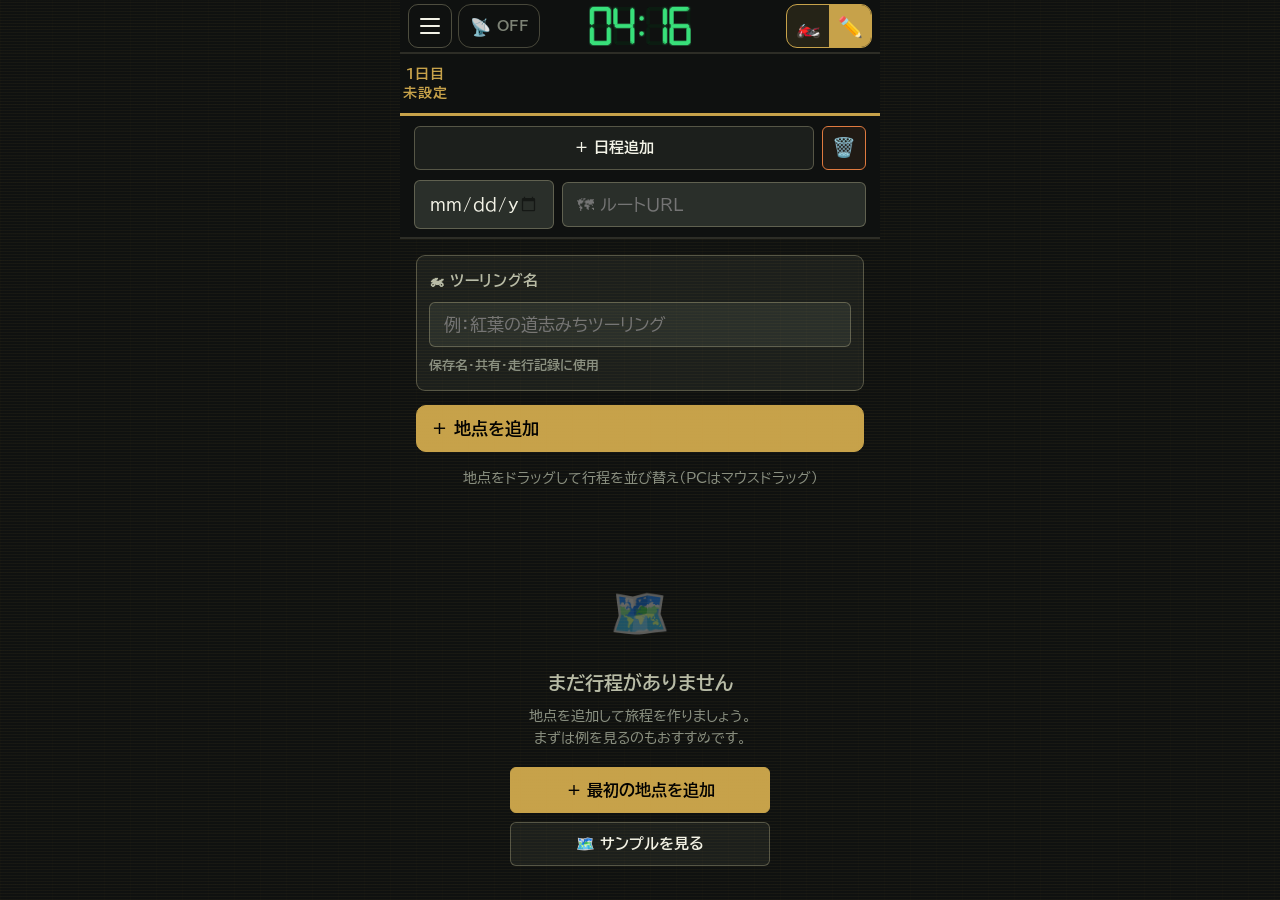
<file: index.html>
<!DOCTYPE html>
<!--
  旅刻 mk18 — ツーリング行程支援ツール
  Copyright © 鴨吉 All Rights Reserved.

  ・個人利用は自由です
  ・無断転載・再配布・商用利用・改変物の公開を禁じます
  ・著作者名の削除・改ざんを禁じます
  ・ブログ・SNS等での紹介は著作者名（鴨吉）を明記のうえ歓迎します
-->
<html lang="ja">
<head>
<meta charset="UTF-8">
<meta name="viewport" content="width=device-width, initial-scale=1.0, viewport-fit=cover, interactive-widget=resizes-content">
<meta name="theme-color" content="#0d0d0d">
<title>旅刻mk18</title>
<link rel="manifest" href="manifest.json">
<link rel="icon" href="icons/icon-192.png">
<link rel="apple-touch-icon" href="icons/icon-192.png">
<link rel="stylesheet" href="css/style.css">
<link rel="preconnect" href="https://fonts.googleapis.com">
<link rel="preconnect" href="https://fonts.gstatic.com" crossorigin>
<link href="https://fonts.googleapis.com/css2?family=Yuji+Boku&family=Kaisei+HarunoUmi:wght@700&family=BIZ+UDPGothic:wght@400;700&display=swap" rel="stylesheet">
</head>
<body>

<div id="splash">
  <div style="display:flex;flex-direction:row;align-items:flex-start;gap:0">
    <div style="display:flex;flex-direction:column;align-items:center">
      <div id="splash-credit" class="splash-powered" style="font-size:clamp(13px,4vw,20px);letter-spacing:.35em"></div>
    </div>
    <div class="splash-line"></div>
    <div class="splash-sub">ツーリング行程支援ツール</div>
    <div style="width:20px"></div>
    <div style="display:flex;flex-direction:column;align-items:center;gap:5px">
      <img class="splash-title-img" src="icons/splash-title.png?v=16" alt="旅刻">
            <div style="font-size:clamp(11px,3vw,15px);color:rgba(240,235,215,.75);letter-spacing:.22em;font-family:'BIZ UDPGothic',-apple-system,'Hiragino Sans','Noto Sans JP',sans-serif;font-weight:700;animation:splash-in .6s ease .65s both">mk18</div>
            <!-- ビルド版：稼働中SWの CACHE_NAME 末尾 vNN を下部スクリプトで自動表示（手動更新は不要）。下の "v58" はSW応答前のフォールバック初期値 -->
            <div id="app-ver" style="font-size:clamp(10px,2.6vw,13px);color:rgba(240,235,215,.6);letter-spacing:.22em;font-family:'BIZ UDPGothic',-apple-system,'Hiragino Sans','Noto Sans JP',sans-serif;font-weight:700;animation:splash-in .6s ease .68s both">v58</div>
    </div>
    <div style="width:28px"></div>
    <div style="writing-mode:vertical-rl;text-orientation:mixed;font-family:'Yuji Boku','Kaisei HarunoUmi','Hiragino Mincho ProN','Yu Mincho',serif;color:rgba(235,230,215,.88);text-shadow:2px 2px 4px rgba(0,0,0,.95),0 0 20px rgba(0,0,0,.8);animation:splash-in .6s ease .7s both;position:relative;z-index:1;line-height:1.6">
      <span id="splash-episode" style="font-size:clamp(13px,3.8vw,18px);letter-spacing:.4em;opacity:.7"></span>
      <br>
      <span id="splash-ep-title" style="font-size:clamp(17px,5vw,26px);letter-spacing:.25em;font-weight:400"></span>
    </div>
  </div>
</div>

<header>
  <div class="header-main">
    <div class="header-left">
      <button id="menu-toggle-btn" onclick="toggleMenu()" title="メニュー" aria-label="メニュー">
        <span></span><span></span><span></span>
      </button>
      <div id="gps-status" class="gps-status" aria-live="polite" role="button" tabindex="0" title="タップでGPS自動追跡を切替" onclick="toggleGps()" onkeydown="if(event.key==='Enter'||event.key===' '){event.preventDefault();toggleGps();}"></div>
    </div>
    <div class="header-clock">
      <div class="led-wrap">
        <div id="now-display"></div>
      </div>
    </div>
    <div class="header-quick">
      <div id="mode-toggle" class="mode-toggle" role="group" aria-label="走行と編集の切替">
        <button id="mt-ride" type="button" onclick="setMode('ride')" title="走行モード" aria-label="走行モード" aria-pressed="false">🏍️</button>
        <button id="mt-edit" type="button" onclick="setMode('edit')" title="編集モード" aria-label="編集モード" aria-pressed="true" class="on">✏️</button>
      </div>
      <button id="cancel-ride-btn" onclick="cancelToRide()" style="display:none" title="走行モードを終了">✖</button>
    </div>
    <input type="file" id="load-file-input" accept=".json,application/json" style="display:none" onchange="onFileSelected(event)">
  </div>

  <div class="day-tabs" id="day-tabs"></div>
  <div class="day-manage" id="day-manage" style="display:none">
    <div class="day-manage-btns">
      <button onclick="addDay()">＋ 日程追加</button>
      <button onclick="deleteCurrentDay()" class="danger day-del" aria-label="この日程を削除" title="この日程を削除">🗑️</button>
    </div>
    <div class="day-inline-row">
      <input id="inp-day-date" type="date" oninput="saveDayDate()" style="flex:0 0 auto;width:140px">
      <input id="inp-route-url" type="text" maxlength="500" placeholder="🗺 ルートURL" oninput="_saveRouteDebounced()" style="flex:1;min-width:0">
    </div>
  </div>
</header>

  <!-- ハンバーガーメニュー（ドロワー） -->
  <div id="menu-overlay" onclick="closeMenu()"></div>
  <nav id="menu-drawer" aria-label="メニュー">
    <div class="menu-drawer-head">
      <span class="menu-drawer-title">🏍 メニュー</span>
      <button type="button" class="x-close" onclick="closeMenu()" title="閉じる">✕</button>
    </div>
    <div class="menu-drawer-body">
      <div class="menu-section-label">データ</div>
      <button class="menu-item" id="json-save-btn" onclick="closeMenu();openSaveModal()">
        <span class="mi-icon">💾</span>
        <span class="mi-text"><span class="mi-label">保存</span><span class="mi-sub">データを保存する</span></span>
      </button>
      <button class="menu-item" onclick="closeMenu();openLoadModal()">
        <span class="mi-icon">📂</span>
        <span class="mi-text"><span class="mi-label">読込</span><span class="mi-sub">前回データを復元</span></span>
      </button>
      <button class="menu-item" onclick="closeMenu();openRestoreBackupModal()">
        <span class="mi-icon">🕐</span>
        <span class="mi-text"><span class="mi-label">バックアップから復元</span><span class="mi-sub">自動退避した直近の世代に戻す</span></span>
      </button>
      <button class="menu-item" onclick="closeMenu();shareItinerary()">
        <span class="mi-icon">📋</span>
        <span class="mi-text"><span class="mi-label">共有</span><span class="mi-sub">テキストをコピー</span></span>
      </button>
      <button class="menu-item" id="record-save-btn" onclick="closeMenu();saveRecord()">
        <span class="mi-icon">📝</span>
        <span class="mi-text"><span class="mi-label">走行記録として保存</span><span class="mi-sub">実績をログに残す</span></span>
      </button>

      <div class="menu-section-label">表示・設定</div>
      <button class="menu-item" onclick="_toggleTheme()">
        <span class="mi-icon" id="theme-icon">☀️</span>
        <span class="mi-text"><span class="mi-label">テーマ切替</span><span class="mi-sub">昼/夜の配色を変更</span></span>
      </button>
      <button class="menu-item" id="fontsize-btn" onclick="_cycleFontSize()">
        <span class="mi-icon">🔠</span>
        <span class="mi-text"><span class="mi-label">文字サイズ</span><span class="mi-sub" id="fontsize-sub">標準</span></span>
      </button>
      <button class="menu-item" onclick="closeMenu();openSplashSettings()">
        <span class="mi-icon">📜</span>
        <span class="mi-text"><span class="mi-label">タイトル設定</span><span class="mi-sub">表示名・サブタイトル</span></span>
      </button>

      <div class="menu-section-label">ツール</div>
      <button class="menu-item" id="gps-btn" onclick="closeMenu();toggleGps()">
        <span class="mi-icon">📡</span>
        <span class="mi-text"><span class="mi-label">GPS自動追跡</span><span class="mi-sub">現在地で自動切替</span></span>
      </button>
      <button class="menu-item" onclick="closeMenu();window.open('tabidoki_manual.html','_blank','noopener')">
        <span class="mi-icon">📖</span>
        <span class="mi-text"><span class="mi-label">使い方・マニュアル</span><span class="mi-sub">操作の説明を開く</span></span>
      </button>
      <button class="menu-item" onclick="closeMenu();loadSampleData()">
        <span class="mi-icon">🗺️</span>
        <span class="mi-text"><span class="mi-label">サンプルを読み込む</span><span class="mi-sub">お試し行程を表示</span></span>
      </button>
    </div>
  </nav>

<main>
<div id="normal-view">
  <div id="edit-area" style="display:none">
    <div class="edit-panel">
      <div class="edit-panel-head">
        <span>🏍 ツーリング名</span>
      </div>
      <div class="form-gap">
        <input id="inp-title" type="text" maxlength="60" placeholder="例：紅葉の道志みちツーリング" autocomplete="off" autocapitalize="off" oninput="_toggleTitleHelper();_saveTitleDebounced()" onblur="_commitTitle()">
        <div id="title-helper" style="font-size:13px;color:var(--text3);font-weight:600;white-space:nowrap;overflow:hidden;text-overflow:ellipsis">保存名・共有・走行記録に使用</div>
      </div>
    </div>
    <button type="button" class="add-stop-btn" id="add-stop-btn" onclick="openStopFormAdd()">＋ 地点を追加</button>
    <div class="drag-hint" id="drag-hint">地点を長押しドラッグして行程を並び替え</div>
  </div>

  <div class="timeline" id="timeline"></div>
  <div class="empty-state" id="empty-state" style="display:none"></div>
</div>

<div id="ride-view">
  <div id="ride-content-wrap">
    <div id="ride-provisional-banner"></div>
    <div id="ride-content"></div>
  </div>
  <div class="ride-swipe-bar" id="ride-swipe-bar" style="display:none">
    <span class="ride-swipe-arr" id="sw-arr-l" onclick="rideNavigate(-1)">◀ 前</span>
    <span class="ride-stop-ctr" id="ride-stop-ctr"></span>
    <span class="ride-swipe-arr" id="sw-arr-r" onclick="rideNavigate(1)">次 ▶</span>
  </div>
</div>
</main>

<!-- 地点追加/編集フォーム（ボトムシート別窓） -->
<div id="stop-form-overlay" onclick="cancelEdit()"></div>
<div id="stop-form-modal" role="dialog" aria-modal="true" aria-labelledby="form-title">
  <div class="sf-head">
    <span id="form-title">地点を追加</span>
    <button type="button" class="x-close" onclick="cancelEdit()" title="閉じる">✕</button>
  </div>
  <div class="sf-body form-gap">
    <input id="inp-name" type="text" maxlength="50" placeholder="地点名（例：道の駅みつまた）">
    <div class="picker-chips">
      <button type="button" class="picker-chip ch-hw" onclick="openHighway()">🛣 高速</button>
      <button type="button" class="picker-chip ch-mn" onclick="openMichinoEki()">🏪 道の駅</button>
      <button type="button" class="picker-chip ch-gs" onclick="openGasStation()">⛽ GS</button>
      <button type="button" class="picker-chip ch-kk" onclick="openKaikatsu()">🏨 快活</button>
    </div>
    <div class="time-inline-row">
      <div class="time-inline-item">
        <span class="time-inline-label">着</span>
        <input id="inp-arr" type="time" oninput="checkTimeOrder()">
      </div>
      <span class="time-inline-arrow">→</span>
      <div class="time-inline-item">
        <span class="time-inline-label">発</span>
        <input id="inp-dep" type="time" oninput="checkTimeOrder()">
      </div>
    </div>
    <div id="stay-dur-preview" style="font-size:16px;color:var(--text3);font-weight:600;text-align:left;display:none;margin-top:2px"></div>
    <div id="time-order-error" style="display:none;font-size:16px;color:var(--red);margin-top:-4px">⚠ 出発時刻は到着時刻より後にしてください</div>
    <textarea id="inp-note" maxlength="1000" rows="6" placeholder="メモ（食事・注意点など）" style="display:none"></textarea>
    <div id="note-preview" class="is-empty" role="button" tabindex="0" onclick="openNoteModal()" onkeydown="if(event.key==='Enter'||event.key===' '){event.preventDefault();openNoteModal()}"></div>
    <button type="button" class="details-toggle" id="details-toggle" onclick="toggleDetails()">
      <span class="details-toggle-arrow">▼</span>
      <span>詳細（場所・給油・走行記録・実績）</span>
    </button>
    <div class="details-body" id="details-body" style="display:none">
      <input id="inp-addr" type="text" maxlength="100" placeholder="座標 / 住所 / URL（任意）" oninput="_updateGeoHint()" onpaste="_onAddrPaste(event)">
      <div class="geo-field-row">
        <button type="button" class="geo-map-btn" id="geo-map-btn" onclick="openInGoogleMaps()">🗺 Googleで探す</button>
        <button type="button" class="geo-capture-btn" id="geo-capture-btn" onclick="captureCurrentLocation()">📍 現在地</button>
      </div>
      <span class="geo-hint" id="geo-hint"></span>
      <button type="button" class="geo-paste-btn" id="geo-paste-btn" onclick="pasteFromClipboard()">📋 座標を貼り付け</button>
      <div class="geo-paste-note">※ Googleで座標をコピーしてからタップ。初回は貼り付けの許可確認が出ることがあります。</div>
      <div class="geo-warn" id="geo-warn">
        <div class="geo-warn-title"><span class="geo-warn-ico">⚠️</span> この共有リンクには座標が入っていません</div>
        <div class="geo-warn-body">Googleマップの「共有」リンク（maps.app.goo.gl/…）は場所の座標を持たないため取り込めません。次のどちらかで貼り直してください。
          <ol>
            <li>地図上の目的地のピンを長押し → 表示された座標をコピーして貼る</li>
            <li>PCならブラウザのアドレスバーのURL（@緯度,経度 を含む）をコピーして貼る</li>
          </ol>
        </div>
      </div>
      <div class="geo-okchip" id="geo-okchip"><span>✓ 座標として確定</span><span class="geo-okcoord" id="geo-okcoord"></span><span class="geo-okchip-sub">— 保存でこの地点に記録</span></div>
      <div class="geo-guide"><b>正確な場所の入れ方:</b> <span class="geo-step">1</span>「🗺 Googleで探す」で開く <span class="geo-step">2</span>ピンを長押しで座標コピー <span class="geo-step">3</span>この欄に貼り付け</div>
      <div class="fuel-check-row" onclick="toggleFuelCheck()">
        <div class="fuel-check-box" id="fuel-check-box"></div>
        <span class="fuel-check-label">⛽ 給油ポイント</span>
      </div>
      <input id="inp-log" type="text" maxlength="200" placeholder="📝 走行メモ" style="display:none">
      <div id="log-preview" class="is-empty" role="button" tabindex="0" onclick="openLogModal()" onkeydown="if(event.key==='Enter'||event.key===' '){event.preventDefault();openLogModal()}"></div>
      <div style="font-size:16px;color:rgba(77,166,255,.9);font-weight:700;margin-top:4px;letter-spacing:.04em">実績時刻</div>
      <div class="time-inline-row">
        <div class="time-inline-item">
          <span class="time-inline-label" style="color:rgba(77,166,255,.9)">実着</span>
          <input id="inp-act-arr" type="time" style="border-color:rgba(77,166,255,.45)">
        </div>
        <span class="time-inline-arrow">→</span>
        <div class="time-inline-item">
          <span class="time-inline-label" style="color:rgba(77,166,255,.9)">実発</span>
          <input id="inp-act-dep" type="time" style="border-color:rgba(77,166,255,.45)">
        </div>
      </div>
    </div>
    <div class="cascade-hint" id="cascade-hint">⏱ 出発時刻を変えると以降の地点が自動でずれます</div>
  </div>
  <div class="sf-footer">
    <button class="primary" id="save-btn" onclick="saveStop()" style="width:100%;justify-content:center;font-size:17px;padding:14px">＋ 追加</button>
  </div>
</div>

<div id="note-modal" style="display:none">
  <div class="nm-head">
    <span class="nm-title">📝 メモ</span>
    <button type="button" class="x-close" onclick="closeNoteModal(false)" title="破棄して閉じる">✕</button>
    <button type="button" class="nm-done" onclick="closeNoteModal(true)">完了</button>
  </div>
  <textarea id="note-modal-text" maxlength="1000" placeholder="メモ（食事・注意点など）"></textarea>
  <div class="nm-count" id="note-modal-count">0 / 1000</div>
</div>

<div id="log-modal" style="display:none">
  <div class="nm-head">
    <span class="nm-title">📝 走行メモ</span>
    <button type="button" class="x-close" onclick="closeLogModal(false)" title="破棄して閉じる">✕</button>
    <button type="button" class="nm-done" onclick="closeLogModal(true)">完了</button>
  </div>
  <textarea id="log-modal-text" maxlength="200" placeholder="📝 走行メモ" onkeydown="if(event.key==='Enter'){event.preventDefault();}"></textarea>
  <div class="nm-count" id="log-modal-count">0 / 200</div>
</div>

<div id="confirm-modal" class="cfm-ov" style="display:none" onclick="if(event.target===this)_cfmCancel()">
  <div class="cfm" role="dialog" aria-modal="true" aria-labelledby="cfm-title">
    <div class="cfm-title" id="cfm-title">確認</div>
    <div class="cfm-body" id="cfm-body"></div>
    <div class="cfm-acts">
      <button type="button" class="cfm-cancel" id="cfm-cancel" onclick="_cfmCancel()">キャンセル</button>
      <button type="button" class="cfm-ok" id="cfm-ok" onclick="_cfmOk()">OK</button>
    </div>
  </div>
</div>

<div id="app-error-toast">
  <button id="app-err-dismiss" onclick="dismissAppError()">✕</button>
  <div class="app-err-code" id="app-err-code">E-GL01</div>
  <div class="app-err-msg" id="app-err-msg"></div>
</div>
<div id="info-toast" style="display:none;position:fixed;top:calc(var(--hh,62px) + 10px);left:50%;transform:translateX(-50%);z-index:10002;width:calc(100% - 28px);max-width:440px;background:var(--bg2);border:1.5px solid var(--border2);border-radius:14px;padding:14px 18px;box-shadow:0 4px 24px rgba(0,0,0,.5);animation:toast-in .22s cubic-bezier(.2,0,.2,1);text-align:center;font-size:15px;font-weight:700;color:var(--text)">
</div>
<div id="dbg-badge" onclick="openSplashSettings()" title="デバッグログ"><span id="dbg-badge-text">🐛</span></div>
<script>
if('serviceWorker' in navigator){
  navigator.serviceWorker.register('./sw.js');
  // スプラッシュ版表示を、稼働中SWの CACHE_NAME 末尾 vNN から自動反映（手動同期の廃止）
  (function(){
    var el=document.getElementById('app-ver');
    if(!el)return;
    function ask(sw){
      if(!sw)return;
      var ch=new MessageChannel();
      ch.port1.onmessage=function(e){ if(e.data&&e.data.type==='VERSION')el.textContent=e.data.version; };
      sw.postMessage({type:'GET_VERSION'},[ch.port2]);
    }
    navigator.serviceWorker.ready.then(function(reg){ ask(reg.active); });
    navigator.serviceWorker.addEventListener('controllerchange',function(){ ask(navigator.serviceWorker.controller); }); // 更新で新SWに切替時も追従
  })();
}
</script>
<!-- 起動ロックを無効化：本体(js/13-init.js)を直接起動する -->
<script type="module" src="js/13-init.js"></script>
<!-- Cloudflare Web Analytics --><script defer src='https://static.cloudflareinsights.com/beacon.min.js' data-cf-beacon='{"token": "2f2d3229bba14f57a519f1e1c46d71c3"}'></script><!-- End Cloudflare Web Analytics -->
</body>
</html>
</file>
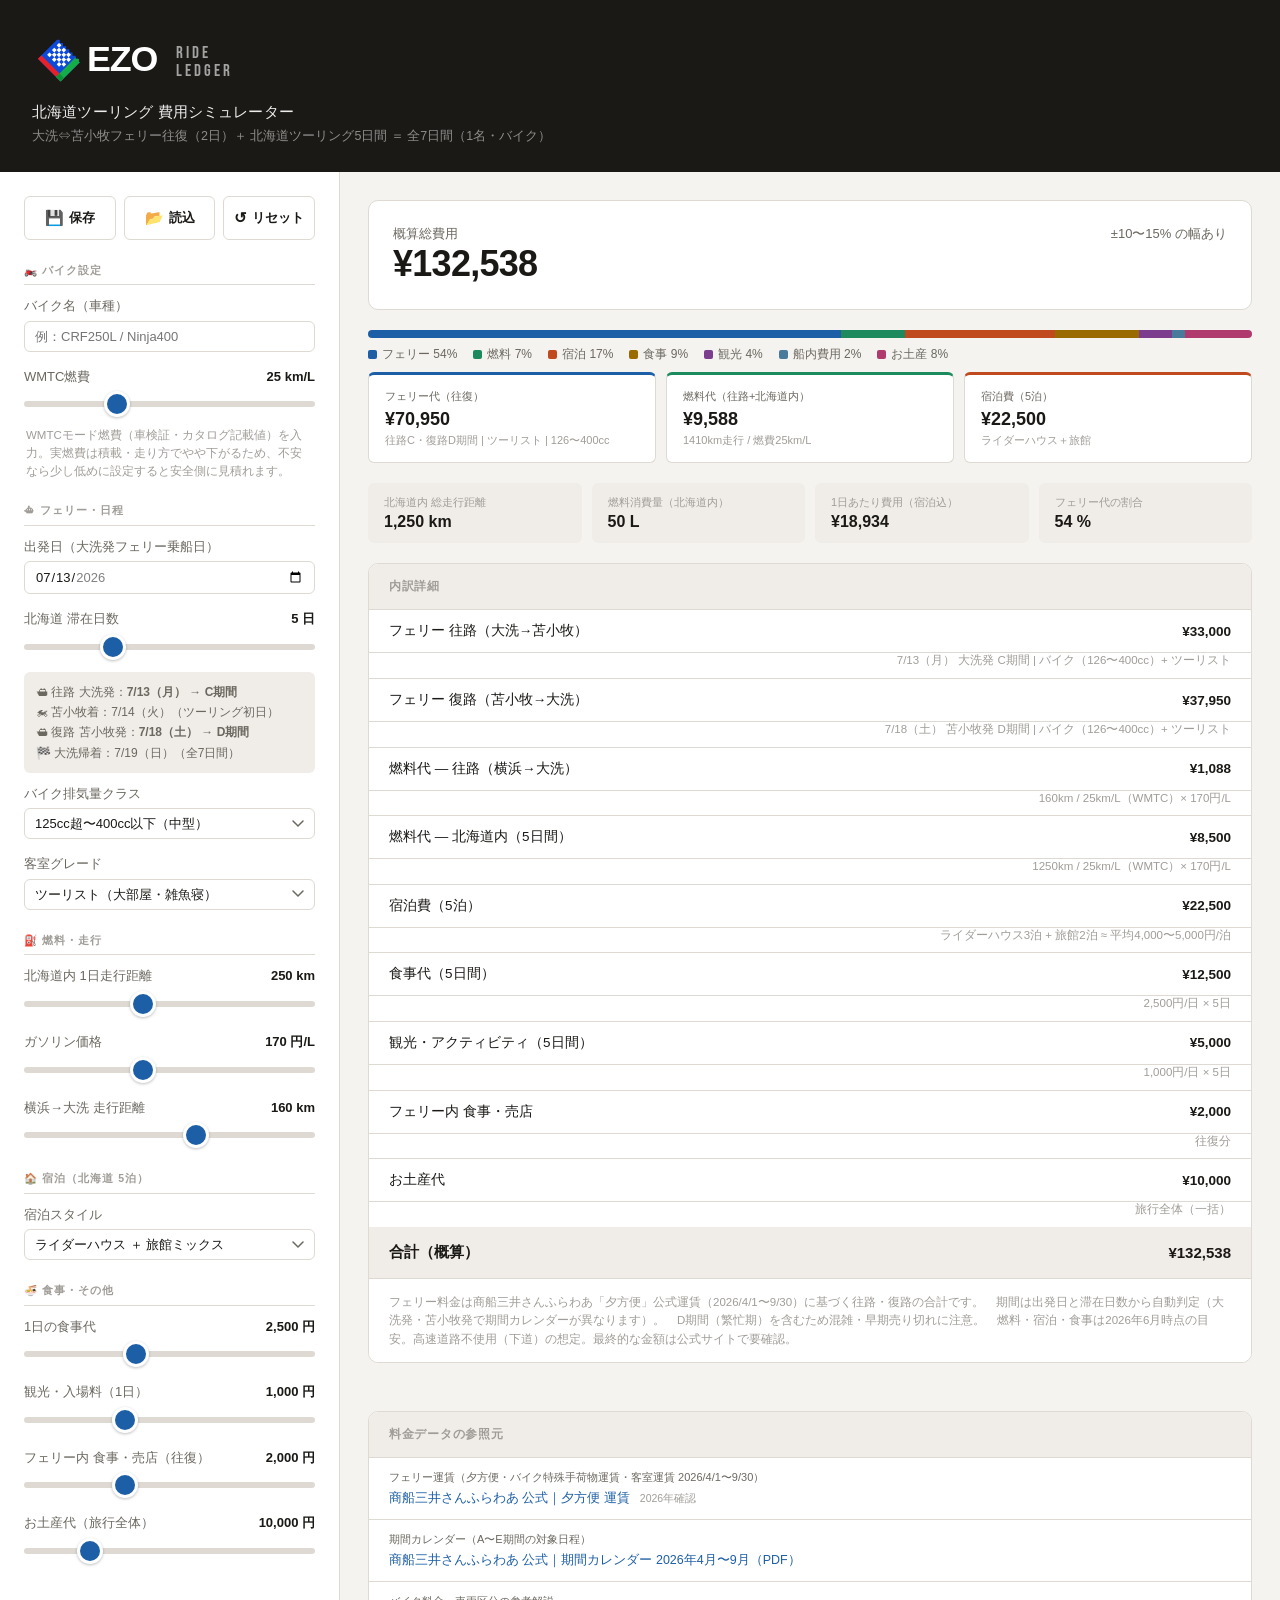
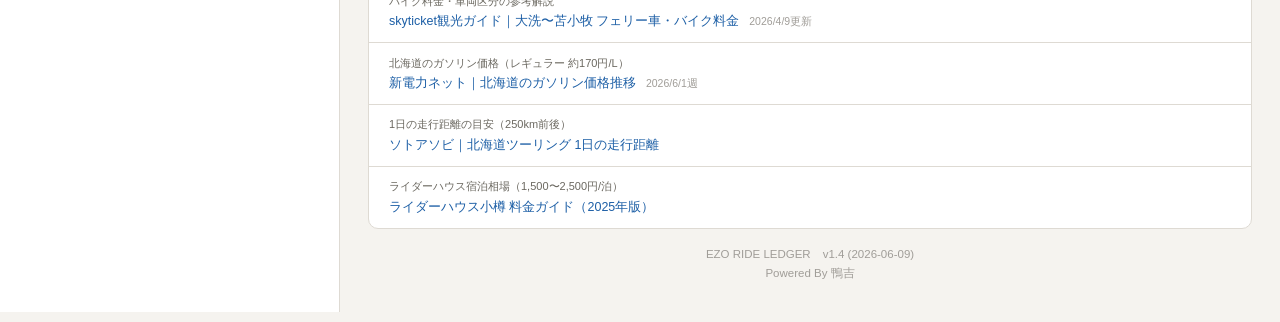
<file: ezo.html>
<!DOCTYPE html>
<html lang="ja">
<head>
<meta charset="UTF-8">
<meta http-equiv="Cache-Control" content="no-cache, no-store, must-revalidate">
<meta http-equiv="Pragma" content="no-cache">
<meta http-equiv="Expires" content="0">
<meta name="viewport" content="width=device-width, initial-scale=1.0, viewport-fit=cover">
<meta name="theme-color" content="#1a1916">
<meta name="format-detection" content="telephone=no">
<meta name="apple-mobile-web-app-capable" content="yes">
<meta name="apple-mobile-web-app-status-bar-style" content="black-translucent">
<title>EZO RIDE LEDGER｜北海道ツーリング費用シミュレーター</title>
<link rel="preconnect" href="https://fonts.googleapis.com">
<link rel="preconnect" href="https://fonts.gstatic.com" crossorigin>
<link href="https://fonts.googleapis.com/css2?family=Bebas+Neue&display=swap" rel="stylesheet">
<style>
  *, *::before, *::after { box-sizing: border-box; margin: 0; padding: 0; }

  html { -webkit-text-size-adjust: 100%; text-size-adjust: 100%; }
  * { -webkit-tap-highlight-color: rgba(0,0,0,0.08); }

  :root {
    --bg: #f5f3ef;
    --surface: #ffffff;
    --surface2: #f0ede8;
    --border: #dedad3;
    --text: #1a1916;
    --text-muted: #6b6860;
    --text-faint: #a09d98;
    --accent: #1d5fa6;
    --accent-light: #e8f0fb;
    --ferry: #1d5fa6;
    --fuel:  #1d8a5e;
    --acc:   #c04a1e;
    --meal:  #9a6b00;
    --act:   #7c3d8e;
    --fship: #4a7a9b;
    --souv:  #b03a6e;
    --radius: 10px;
    --radius-sm: 6px;
  }

  body {
    font-family: 'Hiragino Kaku Gothic ProN', 'Hiragino Sans', 'Noto Sans JP', sans-serif;
    background: var(--bg);
    color: var(--text);
    min-height: 100vh;
    padding: 0;
  }

  /* ── Header ── */
  .header {
    background: var(--text);
    color: #fff;
    padding: 2rem 2rem 1.6rem;
    position: relative;
    overflow: hidden;
  }
  .brand {
    display: flex;
    align-items: center;
    gap: 12px;
    margin-bottom: 0.85rem;
  }
  .brand-logo {
    height: 56px;
    width: auto;
    display: block;
  }
  .brand-tag {
    font-family: 'Bebas Neue', sans-serif;
    font-size: 17px;
    line-height: 1.05;
    letter-spacing: 0.18em;
    color: rgba(255,255,255,0.6);
    align-self: flex-end;
    padding-bottom: 7px;
  }
  .header-title {
    font-size: 15px;
    font-weight: 500;
    line-height: 1.3;
    letter-spacing: 0.01em;
    color: rgba(255,255,255,0.92);
  }
  .header-sub {
    font-size: 12.5px;
    color: rgba(255,255,255,0.5);
    margin-top: 0.4rem;
    line-height: 1.5;
  }

  /* ── Layout ── */
  .layout {
    display: grid;
    grid-template-columns: 340px 1fr;
    grid-template-areas: "settings results" "settings sources";
    align-content: start;
    gap: 0;
    min-height: calc(100vh - 120px);
  }
  #panel-settings { grid-area: settings; }
  #panel-results  { grid-area: results; }
  #panel-sources  { grid-area: sources; }
  .sources-panel { background: var(--bg); padding: 0 1.75rem 1.75rem; }

  /* ── Sidebar ── */
  .sidebar {
    background: var(--surface);
    border-right: 1px solid var(--border);
    padding: 1.5rem;
    overflow-y: auto;
  }
  .section-label {
    font-size: 10.5px;
    font-weight: 600;
    letter-spacing: 0.1em;
    text-transform: uppercase;
    color: var(--text-faint);
    margin: 1.5rem 0 0.75rem;
    padding-bottom: 0.4rem;
    border-bottom: 1px solid var(--border);
  }
  .section-label:first-child { margin-top: 0; }

  .field { margin-bottom: 1rem; }
  .field label {
    display: block;
    font-size: 13px;
    color: var(--text-muted);
    margin-bottom: 0.35rem;
  }
  .field select {
    width: 100%;
    padding: 7px 10px;
    border: 1px solid var(--border);
    border-radius: var(--radius-sm);
    background: var(--surface);
    color: var(--text);
    font-size: 13px;
    font-family: inherit;
    cursor: pointer;
    appearance: none;
    background-image: url("data:image/svg+xml,%3Csvg xmlns='http://www.w3.org/2000/svg' width='12' height='8' viewBox='0 0 12 8'%3E%3Cpath d='M1 1l5 5 5-5' stroke='%236b6860' stroke-width='1.5' fill='none' stroke-linecap='round'/%3E%3C/svg%3E");
    background-repeat: no-repeat;
    background-position: right 10px center;
    padding-right: 28px;
  }
  .field select:focus { outline: 2px solid var(--accent); outline-offset: 1px; }

  .slider-field { margin-bottom: 1rem; }
  .slider-header {
    display: flex;
    justify-content: space-between;
    align-items: baseline;
    margin-bottom: 0.35rem;
  }
  .slider-header label { font-size: 13px; color: var(--text-muted); }
  .slider-header .sv {
    font-size: 13px;
    font-weight: 600;
    color: var(--text);
    min-width: 80px;
    text-align: right;
  }
  input[type=range] {
    width: 100%;
    height: 6px;
    accent-color: var(--accent);
    cursor: pointer;
    -webkit-appearance: none;
    appearance: none;
    background: var(--border);
    border-radius: 3px;
    margin: 10px 0;
    touch-action: pan-y;
  }
  input[type=range]::-webkit-slider-thumb {
    -webkit-appearance: none;
    appearance: none;
    width: 26px;
    height: 26px;
    border-radius: 50%;
    background: var(--accent);
    border: 3px solid #fff;
    box-shadow: 0 1px 3px rgba(0,0,0,0.25);
    cursor: pointer;
  }
  input[type=range]::-moz-range-thumb {
    width: 26px;
    height: 26px;
    border-radius: 50%;
    background: var(--accent);
    border: 3px solid #fff;
    box-shadow: 0 1px 3px rgba(0,0,0,0.25);
    cursor: pointer;
  }

  /* ── Data save/load ── */
  .io-row {
    display: flex;
    gap: 8px;
    margin-bottom: 1.25rem;
  }
  .btn {
    flex: 1;
    display: flex;
    align-items: center;
    justify-content: center;
    gap: 5px;
    min-height: 44px;
    padding: 8px 6px;
    background: var(--surface);
    border: 1px solid var(--border);
    border-radius: var(--radius-sm);
    color: var(--text);
    font-family: inherit;
    font-size: 13px;
    font-weight: 600;
    cursor: pointer;
  }
  .btn:hover { background: var(--surface2); }
  .btn:active { transform: scale(0.97); }
  .btn .bi { font-size: 15px; }
  .toast {
    position: fixed;
    left: 50%;
    bottom: calc(80px + env(safe-area-inset-bottom));
    transform: translateX(-50%) translateY(20px);
    background: var(--text);
    color: #fff;
    font-size: 13px;
    padding: 10px 18px;
    border-radius: 20px;
    opacity: 0;
    pointer-events: none;
    transition: opacity 0.25s, transform 0.25s;
    z-index: 100;
    box-shadow: 0 2px 10px rgba(0,0,0,0.25);
  }
  .toast.show { opacity: 1; transform: translateX(-50%) translateY(0); }
  .toast.err { background: var(--acc); }

  /* ── Main panel ── */
  .main { padding: 1.75rem; background: var(--bg); }

  /* Total hero */
  .total-hero {
    background: var(--surface);
    border: 1px solid var(--border);
    border-radius: var(--radius);
    padding: 1.5rem;
    margin-bottom: 1.25rem;
    display: flex;
    align-items: baseline;
    justify-content: space-between;
    flex-wrap: wrap;
    gap: 0.5rem;
  }
  .total-hero .label { font-size: 13px; color: var(--text-muted); }
  .total-hero .amount {
    font-size: 36px;
    font-weight: 700;
    letter-spacing: -0.02em;
    color: var(--text);
  }
  .total-hero .range {
    font-size: 13px;
    color: var(--text-muted);
  }

  /* Bar */
  .bar-wrap { margin-bottom: 0.6rem; }
  .bar {
    display: flex;
    height: 8px;
    border-radius: 4px;
    overflow: hidden;
    margin-bottom: 0.5rem;
  }
  .legend {
    display: flex;
    flex-wrap: wrap;
    gap: 10px 16px;
    font-size: 12px;
    color: var(--text-muted);
  }
  .legend-item { display: flex; align-items: center; gap: 5px; }
  .dot { width: 9px; height: 9px; border-radius: 2px; flex-shrink: 0; }

  /* Breakdown cards */
  .breakdown-grid {
    display: grid;
    grid-template-columns: repeat(3, 1fr);
    gap: 10px;
    margin-bottom: 1.25rem;
  }
  .bcard {
    background: var(--surface);
    border: 1px solid var(--border);
    border-radius: var(--radius-sm);
    padding: 0.875rem 1rem;
    border-top: 3px solid transparent;
  }
  .bcard .blabel { font-size: 11px; color: var(--text-muted); margin-bottom: 0.3rem; }
  .bcard .bval { font-size: 18px; font-weight: 600; color: var(--text); }
  .bcard .bsub { font-size: 11px; color: var(--text-faint); margin-top: 0.2rem; }

  /* Stats row */
  .stats-row {
    display: grid;
    grid-template-columns: repeat(4, 1fr);
    gap: 10px;
    margin-bottom: 1.25rem;
  }
  .stat {
    background: var(--surface2);
    border-radius: var(--radius-sm);
    padding: 0.75rem 1rem;
  }
  .stat .slabel { font-size: 11px; color: var(--text-faint); margin-bottom: 3px; }
  .stat .sval { font-size: 16px; font-weight: 600; }

  /* Detail table */
  .detail-card {
    background: var(--surface);
    border: 1px solid var(--border);
    border-radius: var(--radius);
    overflow: hidden;
  }
  .detail-title {
    padding: 0.875rem 1.25rem;
    font-size: 12px;
    font-weight: 600;
    letter-spacing: 0.06em;
    text-transform: uppercase;
    color: var(--text-faint);
    border-bottom: 1px solid var(--border);
    background: var(--surface2);
  }
  table { width: 100%; border-collapse: collapse; }
  tr { border-bottom: 1px solid var(--border); }
  tr:last-child { border-bottom: none; }
  td { padding: 0.75rem 1.25rem; font-size: 13.5px; }
  td:last-child { text-align: right; font-weight: 600; }
  td.note { font-size: 11.5px; color: var(--text-faint); font-weight: 400; padding-top: 0; padding-bottom: 0.6rem; }
  tr.total-row { background: var(--surface2); }
  tr.total-row td { font-size: 15px; font-weight: 700; padding: 1rem 1.25rem; }

  .notice {
    font-size: 11.5px;
    color: var(--text-faint);
    padding: 0.875rem 1.25rem;
    border-top: 1px solid var(--border);
    line-height: 1.6;
    background: var(--surface);
  }

  /* Sources */
  .sources-card {
    background: var(--surface);
    border: 1px solid var(--border);
    border-radius: var(--radius);
    overflow: hidden;
    margin-top: 1.25rem;
  }
  .sources-title {
    padding: 0.875rem 1.25rem;
    font-size: 12px;
    font-weight: 600;
    letter-spacing: 0.06em;
    text-transform: uppercase;
    color: var(--text-faint);
    border-bottom: 1px solid var(--border);
    background: var(--surface2);
  }
  .sources-list { list-style: none; }
  .sources-list li {
    padding: 0.7rem 1.25rem;
    border-bottom: 1px solid var(--border);
    font-size: 12.5px;
    line-height: 1.5;
  }
  .sources-list li:last-child { border-bottom: none; }
  .sources-list .src-label {
    display: block;
    color: var(--text-muted);
    font-size: 11px;
    margin-bottom: 0.2rem;
  }
  .sources-list a {
    color: var(--accent);
    text-decoration: none;
    word-break: break-all;
  }
  .sources-list a:hover { text-decoration: underline; }
  .src-date {
    font-size: 10.5px;
    color: var(--text-faint);
    margin-left: 0.4rem;
  }

  @media (max-width: 900px) {
    .layout { grid-template-columns: 1fr; min-height: 0; }
    .sidebar { border-right: none; border-bottom: 1px solid var(--border); }
    .breakdown-grid { grid-template-columns: repeat(2, 1fr); }
    .stats-row { grid-template-columns: repeat(2, 1fr); }
  }

  @media (max-width: 640px) {
    .header { padding: 1.5rem 1.15rem 1.25rem; padding-top: max(1.5rem, env(safe-area-inset-top)); }
    .brand-logo { height: 44px; }
    .brand-tag { font-size: 15px; padding-bottom: 5px; }
    .header-title { font-size: 14px; }
    .header-sub { font-size: 12px; }

    .sidebar { padding: 1.15rem; }
    .main { padding: 1.15rem; padding-bottom: max(1.5rem, env(safe-area-inset-bottom)); }

    /* iOSの自動ズーム防止のため入力系は16px、タップ領域を拡大 */
    .field label, .slider-header label { font-size: 14px; }
    .field select {
      font-size: 16px;
      padding: 12px 14px;
      padding-right: 34px;
      border-radius: var(--radius);
      background-position: right 14px center;
    }
    input[type=date] {
      font-size: 16px !important;
      padding: 12px 14px !important;
      border-radius: var(--radius) !important;
      min-height: 48px;
    }
    .slider-field { margin-bottom: 1.5rem; }
    .slider-header .sv { font-size: 14px; }
    input[type=range] { height: 8px; margin: 14px 0; }
    input[type=range]::-webkit-slider-thumb { width: 30px; height: 30px; }
    input[type=range]::-moz-range-thumb { width: 30px; height: 30px; }

    .total-hero { padding: 1.25rem; }
    .total-hero .amount { font-size: 30px; }
    .total-hero .range { font-size: 12px; }

    .breakdown-grid { grid-template-columns: 1fr; gap: 8px; }
    .stats-row { grid-template-columns: repeat(2, 1fr); gap: 8px; }
    .stat { padding: 0.7rem 0.85rem; }

    #scheduleInfo { font-size: 13px !important; }

    /* テーブルを縦並びカード風にして横はみ出しを防ぐ */
    table, tbody, tfoot { display: block; width: 100%; }
    .detail-card tr {
      display: flex;
      flex-wrap: wrap;
      justify-content: space-between;
      align-items: baseline;
      gap: 12px;
      padding: 0 0;
      border-bottom: none;
    }
    .detail-card tbody tr:has(td.note) { border-bottom: 1px solid var(--border); }
    .detail-card td {
      padding: 0.7rem 1.15rem;
      font-size: 14px;
    }
    .detail-card td:first-child { flex: 1; }
    .detail-card td:last-child { white-space: nowrap; }
    .detail-card td.note {
      flex: 1 1 100%;
      padding: 0 1.15rem 0.7rem;
      font-size: 12px;
    }
    tr.total-row td { font-size: 16px; padding: 1rem 1.15rem; }

    .sources-list li { padding: 0.8rem 1.15rem; font-size: 13px; }
    .notice { font-size: 12px; padding: 1rem 1.15rem; }
  }

  @media (max-width: 380px) {
    .stats-row { grid-template-columns: 1fr; }
    .total-hero { flex-direction: column; align-items: flex-start; gap: 0.25rem; }
  }

  /* ── Tab bar (mobile only) ── */
  .tabbar { display: none; }
  .mini-total { display: none; }

  @media (max-width: 640px) {
    /* パネル切替：モバイルでは1画面ずつ表示 */
    .layout { display: block; }
    .panel { display: none; }
    .panel.is-active { display: block; }
    .sidebar.panel { border-bottom: none; }

    /* 結果・参照パネルは下タブ分の余白を確保 */
    body { padding-bottom: 0; }
    .main, .sidebar.panel, .sources-panel {
      padding-bottom: calc(72px + env(safe-area-inset-bottom)) !important;
    }

    /* 下部固定タブバー */
    .tabbar {
      display: flex;
      position: fixed;
      left: 0; right: 0; bottom: 0;
      background: var(--surface);
      border-top: 1px solid var(--border);
      padding-bottom: env(safe-area-inset-bottom);
      z-index: 50;
      box-shadow: 0 -2px 12px rgba(0,0,0,0.06);
    }
    .tab {
      flex: 1;
      display: flex;
      flex-direction: column;
      align-items: center;
      gap: 2px;
      padding: 9px 4px 8px;
      background: none;
      border: none;
      cursor: pointer;
      color: var(--text-faint);
      font-family: inherit;
      min-height: 56px;
      justify-content: center;
    }
    .tab .tab-ico { font-size: 19px; line-height: 1; }
    .tab .tab-lbl { font-size: 11px; font-weight: 600; }
    .tab[aria-selected="true"] {
      color: var(--accent);
      box-shadow: inset 0 2px 0 var(--accent);
    }

    /* 条件設定タブの上部に概算総額を常時表示 */
    .mini-total {
      display: flex;
      align-items: baseline;
      justify-content: space-between;
      gap: 8px;
      background: var(--accent);
      color: #fff;
      border-radius: var(--radius);
      padding: 0.85rem 1.1rem;
      margin-bottom: 1.25rem;
    }
    .mini-total .ml { font-size: 12px; opacity: 0.85; }
    .mini-total .mv { font-size: 22px; font-weight: 700; letter-spacing: -0.01em; }
  }
  /* ── Splash (起動演出) ── */
  .splash {
    position: fixed;
    inset: 0;
    z-index: 1000;
    background: #1a1916;
    display: flex;
    align-items: center;
    justify-content: center;
    overflow: hidden;
    animation: splashOut 0.6s ease 5s forwards;
  }
  .splash::before {
    content: "";
    position: absolute;
    inset: 0;
    background: radial-gradient(circle at 50% 42%, rgba(240,168,104,0.10), transparent 60%);
    opacity: 0;
    animation: glowIn 0.8s ease 0.3s forwards;
  }
  .splash-inner {
    text-align: center;
    padding: 0 1.5rem;
  }
  .splash-logo {
    width: min(78vw, 420px);
    height: auto;
    display: block;
    margin: 0 auto;
  }
  .splash-tile {
    transform-box: fill-box;
    transform-origin: center;
    animation: tileSpin 0.9s cubic-bezier(0.2,0.8,0.25,1) 0.2s both;
  }
  .splash-word {
    opacity: 0;
    transform: translateX(-26px);
    animation: wordIn 0.6s cubic-bezier(0.2,0.8,0.25,1) 1s both;
  }
  .chk {
    opacity: 0;
    animation: chkIn 0.5s ease both;
  }
  .chk:nth-child(1){animation-delay:.55s}.chk:nth-child(2){animation-delay:.60s}.chk:nth-child(3){animation-delay:.65s}
  .chk:nth-child(4){animation-delay:.62s}.chk:nth-child(5){animation-delay:.67s}.chk:nth-child(6){animation-delay:.72s}
  .chk:nth-child(7){animation-delay:.69s}.chk:nth-child(8){animation-delay:.74s}.chk:nth-child(9){animation-delay:.79s}
  .chk:nth-child(10){animation-delay:.76s}.chk:nth-child(11){animation-delay:.81s}.chk:nth-child(12){animation-delay:.86s}
  .chk:nth-child(13){animation-delay:.83s}.chk:nth-child(14){animation-delay:.88s}.chk:nth-child(15){animation-delay:.93s}
  .splash-tag {
    font-family: 'Bebas Neue', sans-serif;
    font-size: 20px;
    letter-spacing: 0.5em;
    color: rgba(255,255,255,0.65);
    margin: 0.6rem 0 0 0.5em;
    opacity: 0;
    animation: fadeUp 0.6s ease 1.35s both;
  }
  .splash-sub {
    font-size: 13px;
    color: rgba(255,255,255,0.4);
    margin-top: 0.6rem;
    opacity: 0;
    animation: fadeUp 0.6s ease 1.6s both;
  }
  .splash-credit {
    position: absolute;
    left: 0; right: 0;
    bottom: calc(1.75rem + env(safe-area-inset-bottom));
    text-align: center;
    font-family: 'Bebas Neue', sans-serif;
    font-size: 15px;
    letter-spacing: 0.22em;
    color: rgba(240,168,104,0.85);
    opacity: 0;
    animation: fadeUp 0.6s ease 1.9s both;
  }
  body.ready .header,
  body.ready .layout,
  body.ready .tabbar { animation: appIn 0.6s ease both; }

  @keyframes tileSpin {
    from { transform: rotate(-220deg) scale(0.2); opacity: 0; }
    to   { transform: rotate(0deg) scale(1); opacity: 1; }
  }
  @keyframes chkIn {
    from { opacity: 0; transform: scale(0.3); }
    to   { opacity: 1; transform: scale(1); }
  }
  @keyframes wordIn {
    from { opacity: 0; transform: translateX(-26px); }
    to   { opacity: 1; transform: translateX(0); }
  }
  @keyframes fadeUp {
    from { opacity: 0; transform: translateY(8px); }
    to   { opacity: 1; transform: translateY(0); }
  }
  @keyframes glowIn { to { opacity: 1; } }
  @keyframes splashOut {
    to { opacity: 0; visibility: hidden; }
  }
  @keyframes appIn {
    from { opacity: 0; transform: translateY(10px); }
    to   { opacity: 1; transform: translateY(0); }
  }
  .splash.skip { animation: none; opacity: 0; visibility: hidden; }

  @media (prefers-reduced-motion: reduce) {
    .splash { animation: splashOut 0.3s ease 0.6s forwards; }
    .splash-tile, .splash-word, .chk, .splash-tag, .splash-sub, .splash-credit,
    body.ready .header, body.ready .layout, body.ready .tabbar { animation: none; opacity: 1; transform: none; }
  }
</style>
</head>
<body>

<div class="splash" id="splash" aria-hidden="true">
  <div class="splash-inner">
    <svg class="splash-logo" viewBox="0 0 470 210" role="img" aria-label="EZO">
      <g class="splash-tile" transform="translate(98,105) rotate(45)">
        <clipPath id="splashTile">
          <path d="M -58 -44 L -50 -52 L -42 -44 L -34 -52 L -26 -44 L -18 -52 L -10 -44 L -2 -52 L 6 -44 L 14 -52 L 22 -44 L 30 -52 L 38 -44 L 46 -52 L 54 -44 L 58 -48 L 58 52 L -58 52 Z"/>
        </clipPath>
        <g clip-path="url(#splashTile)">
          <rect x="-58" y="-58" width="116" height="116" fill="#0d4ad9"/>
          <rect x="-58" y="34" width="116" height="24" fill="#e8202a"/>
          <rect x="34" y="-58" width="24" height="116" fill="#15ad48"/>
          <rect x="34" y="34" width="24" height="24" fill="#0c9038"/>
          <g fill="#ffffff">
            <rect class="chk" x="-44" y="-42" width="12" height="12"/><rect class="chk" x="-20" y="-42" width="12" height="12"/><rect class="chk" x="4" y="-42" width="12" height="12"/>
            <rect class="chk" x="-32" y="-30" width="12" height="12"/><rect class="chk" x="-8" y="-30" width="12" height="12"/><rect class="chk" x="16" y="-30" width="12" height="12"/>
            <rect class="chk" x="-44" y="-18" width="12" height="12"/><rect class="chk" x="-20" y="-18" width="12" height="12"/><rect class="chk" x="4" y="-18" width="12" height="12"/>
            <rect class="chk" x="-32" y="-6" width="12" height="12"/><rect class="chk" x="-8" y="-6" width="12" height="12"/><rect class="chk" x="16" y="-6" width="12" height="12"/>
            <rect class="chk" x="-44" y="6" width="12" height="12"/><rect class="chk" x="-20" y="6" width="12" height="12"/><rect class="chk" x="4" y="6" width="12" height="12"/>
          </g>
        </g>
      </g>
      <text class="splash-word" x="196" y="145" font-size="128" letter-spacing="-4" fill="#ffffff"
        font-family="'Arial Black','Helvetica Neue',Arial,sans-serif" font-weight="900">EZO</text>
    </svg>
    <div class="splash-tag">RIDE LEDGER</div>
    <div class="splash-sub">北海道ツーリング 費用シミュレーター</div>
    <div class="splash-credit">Powered By 鴨吉　<span id="splashVer"></span></div>
  </div>
</div>

<div class="header">
  <div class="brand">
    <svg class="brand-logo" viewBox="0 0 470 200" role="img" aria-label="EZO ロゴ">
      <title>EZO</title>
      <g transform="translate(98,100) rotate(45)">
        <clipPath id="ezoTile">
          <path d="M -58 -44 L -50 -52 L -42 -44 L -34 -52 L -26 -44 L -18 -52 L -10 -44 L -2 -52 L 6 -44 L 14 -52 L 22 -44 L 30 -52 L 38 -44 L 46 -52 L 54 -44 L 58 -48 L 58 52 L -58 52 Z"/>
        </clipPath>
        <g clip-path="url(#ezoTile)">
          <rect x="-58" y="-58" width="116" height="116" fill="#0d4ad9"/>
          <rect x="-58" y="34" width="116" height="24" fill="#e8202a"/>
          <rect x="34" y="-58" width="24" height="116" fill="#15ad48"/>
          <rect x="34" y="34" width="24" height="24" fill="#0c9038"/>
          <g fill="#ffffff">
            <rect x="-44" y="-42" width="12" height="12"/><rect x="-20" y="-42" width="12" height="12"/><rect x="4" y="-42" width="12" height="12"/>
            <rect x="-32" y="-30" width="12" height="12"/><rect x="-8" y="-30" width="12" height="12"/><rect x="16" y="-30" width="12" height="12"/>
            <rect x="-44" y="-18" width="12" height="12"/><rect x="-20" y="-18" width="12" height="12"/><rect x="4" y="-18" width="12" height="12"/>
            <rect x="-32" y="-6" width="12" height="12"/><rect x="-8" y="-6" width="12" height="12"/><rect x="16" y="-6" width="12" height="12"/>
            <rect x="-44" y="6" width="12" height="12"/><rect x="-20" y="6" width="12" height="12"/><rect x="4" y="6" width="12" height="12"/>
          </g>
        </g>
      </g>
      <text x="196" y="140" font-size="128" letter-spacing="-4" fill="#ffffff"
        font-family="'Arial Black','Helvetica Neue',Arial,sans-serif" font-weight="900">EZO</text>
    </svg>
    <span class="brand-tag">RIDE<br>LEDGER</span>
  </div>
  <div class="header-title">北海道ツーリング 費用シミュレーター</div>
  <div class="header-sub" id="headerSub">大洗⇔苫小牧フェリー往復（2日）＋ 北海道ツーリング5日間 ＝ 全7日間（1名・バイク）</div>
</div>

<div class="layout" id="layout">
  <aside class="sidebar panel" id="panel-settings" data-panel="settings">

    <div class="mini-total" id="miniTotal" onclick="showTab('results')" role="button" tabindex="0">
      <span class="ml">概算総費用（タップで結果へ）</span>
      <span class="mv" id="miniTotalAmt">—</span>
    </div>

    <div class="io-row">
      <button class="btn" onclick="exportJSON()"><span class="bi">💾</span>保存</button>
      <button class="btn" onclick="document.getElementById('importFile').click()"><span class="bi">📂</span>読込</button>
      <button class="btn" onclick="resetDefaults()"><span class="bi">↺</span>リセット</button>
      <input type="file" id="importFile" accept="application/json,.json" style="display:none">
    </div>

    <div class="section-label">🏍️ バイク設定</div>

    <div class="field">
      <label>バイク名（車種）</label>
      <input type="text" id="bikeName" value="" placeholder="例：CRF250L / Ninja400"
        maxlength="40" oninput="calc()"
        style="width:100%;padding:7px 10px;border:1px solid var(--border);border-radius:var(--radius-sm);background:var(--surface);color:var(--text);font-size:13px;font-family:inherit;">
    </div>

    <div class="slider-field">
      <div class="slider-header">
        <label>WMTC燃費</label>
        <span class="sv" id="fuelKmV">25 km/L</span>
      </div>
      <input type="range" id="fuelKm" min="10" max="60" step="1" value="25"
        oninput="syncS('fuelKm','fuelKmV',v=>v+' km/L');calc()">
    </div>
    <div style="font-size:11.5px;color:var(--text-faint);margin:-0.4rem 0 0.5rem;line-height:1.55;padding:0 2px;">
      WMTCモード燃費（車検証・カタログ記載値）を入力。実燃費は積載・走り方でやや下がるため、不安なら少し低めに設定すると安全側に見積れます。
    </div>

    <div class="section-label">⛴ フェリー・日程</div>

    <div class="field">
      <label>出発日（大洗発フェリー乗船日）</label>
      <input type="date" id="depDate" value="2026-07-13" min="2026-04-01" max="2026-09-30"
        onchange="calc()"
        style="width:100%;padding:7px 10px;border:1px solid var(--border);border-radius:var(--radius-sm);background:var(--surface);color:var(--text);font-size:13px;font-family:inherit;cursor:pointer;">
    </div>

    <div class="slider-field">
      <div class="slider-header">
        <label>北海道 滞在日数</label>
        <span class="sv" id="touringDaysV">5 日</span>
      </div>
      <input type="range" id="touringDays" min="3" max="10" step="1" value="5"
        oninput="syncS('touringDays','touringDaysV',v=>v+' 日');calc()">
    </div>

    <div id="scheduleInfo" style="font-size:12px;color:var(--text-muted);margin:-0.25rem 0 0.75rem;line-height:1.7;padding:0.6rem 0.75rem;background:var(--surface2);border-radius:var(--radius-sm);"></div>

    <div class="field">
      <label>バイク排気量クラス</label>
      <select id="ccClass" onchange="calc()">
        <option value="under125">原付二種（51〜125cc）</option>
        <option value="mid" selected>125cc超〜400cc以下（中型）</option>
        <option value="large">400cc超〜750cc以下（大型）</option>
      </select>
    </div>

    <div class="field">
      <label>客室グレード</label>
      <select id="cabin" onchange="calc()">
        <option value="tourist" selected>ツーリスト（大部屋・雑魚寝）</option>
        <option value="comfort">コンフォート（半個室）</option>
        <option value="inside">スーペリアインサイド（個室）</option>
      </select>
    </div>

    <div class="section-label">⛽ 燃料・走行</div>

    <div class="slider-field">
      <div class="slider-header">
        <label>北海道内 1日走行距離</label>
        <span class="sv" id="dailyKmV">250 km</span>
      </div>
      <input type="range" id="dailyKm" min="150" max="400" step="10" value="250"
        oninput="syncS('dailyKm','dailyKmV',v=>v+' km');calc()">
    </div>

    <div class="slider-field">
      <div class="slider-header">
        <label>ガソリン価格</label>
        <span class="sv" id="gasPriceV">170 円/L</span>
      </div>
      <input type="range" id="gasPrice" min="150" max="200" step="1" value="170"
        oninput="syncS('gasPrice','gasPriceV',v=>v+' 円/L');calc()">
    </div>

    <div class="slider-field">
      <div class="slider-header">
        <label>横浜→大洗 走行距離</label>
        <span class="sv" id="day0KmV">160 km</span>
      </div>
      <input type="range" id="day0Km" min="100" max="200" step="5" value="160"
        oninput="syncS('day0Km','day0KmV',v=>v+' km');calc()">
    </div>

    <div class="section-label" id="accLabel">🏠 宿泊（北海道 5泊）</div>

    <div class="field">
      <label>宿泊スタイル</label>
      <select id="accommodation" onchange="calc()">
        <option value="rider">ライダーハウス中心（〜2,500円/泊）</option>
        <option value="mix" selected>ライダーハウス ＋ 旅館ミックス</option>
        <option value="ryokan">旅館・温泉宿（素泊まり）</option>
        <option value="hotel">ビジネスホテル中心</option>
      </select>
    </div>

    <div class="section-label">🍜 食事・その他</div>

    <div class="slider-field">
      <div class="slider-header">
        <label>1日の食事代</label>
        <span class="sv" id="mealDayV">2,500 円</span>
      </div>
      <input type="range" id="mealDay" min="1000" max="5000" step="500" value="2500"
        oninput="syncS('mealDay','mealDayV',v=>v.toLocaleString()+' 円');calc()">
    </div>

    <div class="slider-field">
      <div class="slider-header">
        <label>観光・入場料（1日）</label>
        <span class="sv" id="actDayV">1,000 円</span>
      </div>
      <input type="range" id="actDay" min="0" max="3000" step="500" value="1000"
        oninput="syncS('actDay','actDayV',v=>v.toLocaleString()+' 円');calc()">
    </div>

    <div class="slider-field">
      <div class="slider-header">
        <label>フェリー内 食事・売店（往復）</label>
        <span class="sv" id="ferryMealV">2,000 円</span>
      </div>
      <input type="range" id="ferryMeal" min="0" max="6000" step="500" value="2000"
        oninput="syncS('ferryMeal','ferryMealV',v=>v.toLocaleString()+' 円');calc()">
    </div>

    <div class="slider-field">
      <div class="slider-header">
        <label>お土産代（旅行全体）</label>
        <span class="sv" id="souvenirV">10,000 円</span>
      </div>
      <input type="range" id="souvenir" min="0" max="50000" step="1000" value="10000"
        oninput="syncS('souvenir','souvenirV',v=>v.toLocaleString()+' 円');calc()">
    </div>

  </aside>

  <main class="main panel" id="panel-results" data-panel="results">

    <div class="total-hero">
      <div>
        <div class="label">概算総費用</div>
        <div class="amount" id="totalAmt">—</div>
      </div>
      <div class="range" id="totalRange"></div>
    </div>

    <div class="bar-wrap">
      <div class="bar" id="bar"></div>
      <div class="legend" id="legend"></div>
    </div>

    <div class="breakdown-grid" id="bcards"></div>

    <div class="stats-row">
      <div class="stat">
        <div class="slabel">北海道内 総走行距離</div>
        <div class="sval" id="mKm">—</div>
      </div>
      <div class="stat">
        <div class="slabel">燃料消費量（北海道内）</div>
        <div class="sval" id="mLiter">—</div>
      </div>
      <div class="stat">
        <div class="slabel">1日あたり費用（宿泊込）</div>
        <div class="sval" id="mPerDay">—</div>
      </div>
      <div class="stat">
        <div class="slabel">フェリー代の割合</div>
        <div class="sval" id="mFerryRatio">—</div>
      </div>
    </div>

    <div class="detail-card">
      <div class="detail-title">内訳詳細</div>
      <table>
        <tbody id="detailBody"></tbody>
        <tfoot>
          <tr class="total-row">
            <td>合計（概算）</td>
            <td id="tTotal">—</td>
          </tr>
        </tfoot>
      </table>
      <div class="notice" id="notice"></div>
    </div>

  </main>

  <section class="sources-panel panel" id="panel-sources" data-panel="sources">
    <div class="sources-card">
      <div class="sources-title">料金データの参照元</div>
      <ul class="sources-list">
        <li>
          <span class="src-label">フェリー運賃（夕方便・バイク特殊手荷物運賃・客室運賃 2026/4/1〜9/30）</span>
          <a href="https://www.sunflower.co.jp/route/fare/twilight/" target="_blank" rel="noopener">商船三井さんふらわあ 公式｜夕方便 運賃</a>
          <span class="src-date">2026年確認</span>
        </li>
        <li>
          <span class="src-label">期間カレンダー（A〜E期間の対象日程）</span>
          <a href="https://www.sunflower.co.jp/route/fare/twilight/pdf/calendar202604-202609.pdf" target="_blank" rel="noopener">商船三井さんふらわあ 公式｜期間カレンダー 2026年4月〜9月（PDF）</a>
        </li>
        <li>
          <span class="src-label">バイク料金・車両区分の参考解説</span>
          <a href="https://skyticket.jp/guide/504286/" target="_blank" rel="noopener">skyticket観光ガイド｜大洗〜苫小牧 フェリー車・バイク料金</a>
          <span class="src-date">2026/4/9更新</span>
        </li>
        <li>
          <span class="src-label">北海道のガソリン価格（レギュラー 約170円/L）</span>
          <a href="https://pps-net.org/oilstand/hokaido" target="_blank" rel="noopener">新電力ネット｜北海道のガソリン価格推移</a>
          <span class="src-date">2026/6/1週</span>
        </li>
        <li>
          <span class="src-label">1日の走行距離の目安（250km前後）</span>
          <a href="https://sotoasobi.blog/dohoku-oneday/" target="_blank" rel="noopener">ソトアソビ｜北海道ツーリング 1日の走行距離</a>
        </li>
        <li>
          <span class="src-label">ライダーハウス宿泊相場（1,500〜2,500円/泊）</span>
          <a href="https://endlesstravler118888.com/otaru-riderhouse-kakuyasu/" target="_blank" rel="noopener">ライダーハウス小樽 料金ガイド（2025年版）</a>
        </li>
      </ul>
    </div>
    <div id="appFooter" style="margin-top:1rem;text-align:center;font-size:11.5px;color:var(--text-faint);line-height:1.7;">
      EZO RIDE LEDGER　<span id="footVer"></span><br>
      Powered By 鴨吉
    </div>
  </section>

</div>

<nav class="tabbar" id="tabbar" role="tablist">
  <button class="tab" data-tab="settings" role="tab" aria-selected="true">
    <span class="tab-ico">⚙</span><span class="tab-lbl">条件設定</span>
  </button>
  <button class="tab" data-tab="results" role="tab" aria-selected="false">
    <span class="tab-ico">📊</span><span class="tab-lbl">結果</span>
  </button>
  <button class="tab" data-tab="sources" role="tab" aria-selected="false">
    <span class="tab-ico">🔗</span><span class="tab-lbl">参照リンク</span>
  </button>
</nav>

<div class="toast" id="toast"></div>

<script>
const APP_VERSION = 'v1.4 (2026-06-09)';
const FERRY = {
  A: {
    tourist: { under125: 22550, mid: 24750, large: 26950 },
    comfort: { under125: 24530, mid: 26730, large: 28930 },
    inside:  { under125: 31900, mid: 34100, large: 36300 }
  },
  B: {
    tourist: { under125: 28050, mid: 29150, large: 31350 },
    comfort: { under125: 30030, mid: 31130, large: 33330 },
    inside:  { under125: 38500, mid: 39600, large: 41800 }
  },
  C: {
    tourist: { under125: 31900, mid: 33000, large: 35200 },
    comfort: { under125: 34100, mid: 35200, large: 37400 },
    inside:  { under125: 43450, mid: 44550, large: 46750 }
  },
  D: {
    tourist: { under125: 35750, mid: 37950, large: 40150 },
    comfort: { under125: 37950, mid: 40150, large: 42350 },
    inside:  { under125: 47300, mid: 49500, large: 51700 }
  },
  E: {
    tourist: { under125: 39600, mid: 41800, large: 44000 },
    comfort: { under125: 42900, mid: 45100, large: 47300 },
    inside:  { under125: 52800, mid: 55000, large: 57200 }
  }
};
// 大洗発・苫小牧発で期間カレンダーが異なる（2026/4/1〜9/30 夕方便）
// 各レンジは [開始MMDD, 終了MMDD]
const PERIOD_RANGES = {
  oarai: [
    { p:'A', r:[[407,416]] },
    { p:'B', r:[[401,406],[417,423],[506,617],[824,827],[830,903],[906,910],[913,917],[928,930]] },
    { p:'C', r:[[427,428],[430,430],[503,505],[618,703],[705,710],[712,716],[816,823],[828,829],[904,905],[911,912],[921,927]] },
    { p:'D', r:[[424,426],[429,429],[501,502],[704,704],[711,711],[717,723],[726,730],[803,804],[918,920]] },
    { p:'E', r:[[724,725],[731,802],[805,815]] }
  ],
  tomakomai: [
    { p:'A', r:[[407,423]] },
    { p:'B', r:[[401,406],[424,430],[507,617],[901,903],[906,910],[913,917],[927,930]] },
    { p:'C', r:[[506,506],[618,716],[721,723],[728,730],[824,831],[904,905],[911,912],[918,920],[923,924]] },
    { p:'D', r:[[501,503],[717,720],[726,727],[802,804],[818,820],[925,926]] },
    { p:'E', r:[[504,505],[724,725],[731,801],[805,817],[821,823],[921,922]] }
  ]
};
function mmdd(d) { return (d.getMonth()+1)*100 + d.getDate(); }
function addDays(d, n) { const x = new Date(d); x.setDate(x.getDate()+n); return x; }
function periodOf(dir, date) {
  const v = mmdd(date);
  for (const g of PERIOD_RANGES[dir]) {
    for (const [s,e] of g.r) { if (v>=s && v<=e) return g.p; }
  }
  return null;
}
const WD = ['日','月','火','水','木','金','土'];
function fmtDate(d) { return `${d.getMonth()+1}/${d.getDate()}（${WD[d.getDay()]}）`; }
const CABIN_LABEL = { tourist: 'ツーリスト', comfort: 'コンフォート', inside: 'スーペリアインサイド' };
const CC_LABEL = { under125: '〜125cc', mid: '126〜400cc', large: '401cc以上' };
const ACC = {
  rider:  { avg: 2000,  label: 'ライダーハウス中心',     note: '1,500〜2,500円/泊 ｜ 寝袋・マット持参が基本' },
  mix:    { avg: 4500,  label: 'ライダーハウス＋旅館',    note: 'ライダーハウス3泊 + 旅館2泊 ≈ 平均4,000〜5,000円/泊' },
  ryokan: { avg: 8000,  label: '旅館・温泉宿',            note: '素泊まり 6,000〜10,000円/泊' },
  hotel:  { avg: 9500,  label: 'ビジネスホテル中心',      note: '8,000〜11,000円/泊' }
};
const COLORS = {
  ferry: 'var(--ferry)', fuel: 'var(--fuel)', acc: 'var(--acc)',
  meal: 'var(--meal)', act: 'var(--act)', fship: 'var(--fship)', souv: 'var(--souv)'
};
const HEX = {
  ferry:'#1d5fa6', fuel:'#1d8a5e', acc:'#c04a1e', meal:'#9a6b00', act:'#7c3d8e', fship:'#4a7a9b', souv:'#b03a6e'
};

function syncS(id, outId, fmt) {
  const v = +document.getElementById(id).value;
  document.getElementById(outId).textContent = fmt(v);
}
function yen(n) { return '¥' + Math.round(n).toLocaleString(); }
function esc(s) { return String(s).replace(/[&<>"']/g, c => ({'&':'&amp;','<':'&lt;','>':'&gt;','"':'&quot;',"'":'&#39;'}[c])); }

/* ── 設定の保存・読み込み ── */
const SETTING_IDS = ['bikeName','depDate','touringDays','ccClass','cabin','dailyKm','fuelKm','gasPrice','day0Km','accommodation','mealDay','actDay','ferryMeal','souvenir'];
const SLIDERS = [
  ['touringDays','touringDaysV', v=>v+' 日'],
  ['dailyKm','dailyKmV',   v=>v+' km'],
  ['fuelKm','fuelKmV',     v=>v+' km/L'],
  ['gasPrice','gasPriceV', v=>v+' 円/L'],
  ['day0Km','day0KmV',     v=>v+' km'],
  ['mealDay','mealDayV',   v=>v.toLocaleString()+' 円'],
  ['actDay','actDayV',     v=>v.toLocaleString()+' 円'],
  ['ferryMeal','ferryMealV', v=>v.toLocaleString()+' 円'],
  ['souvenir','souvenirV', v=>v.toLocaleString()+' 円']
];
const DEFAULTS = { bikeName:'', depDate:'2026-07-13', touringDays:'5', ccClass:'mid', cabin:'tourist', dailyKm:'250', fuelKm:'25', gasPrice:'170', day0Km:'160', accommodation:'mix', mealDay:'2500', actDay:'1000', ferryMeal:'2000', souvenir:'10000' };
const LS_KEY = 'hts-cost-settings-v1';

function refreshReadouts() {
  SLIDERS.forEach(([id,out,f]) => {
    const el = document.getElementById(id);
    if (el) document.getElementById(out).textContent = f(+el.value);
  });
}
function collectSettings() {
  const s = {};
  SETTING_IDS.forEach(id => { const el = document.getElementById(id); if (el) s[id] = el.value; });
  return s;
}
function applySettings(s) {
  if (!s) return;
  SETTING_IDS.forEach(id => {
    if (s[id] != null) { const el = document.getElementById(id); if (el) el.value = s[id]; }
  });
  refreshReadouts();
  calc();
}
function saveLocal() {
  try { localStorage.setItem(LS_KEY, JSON.stringify(collectSettings())); } catch (e) {}
}
function loadLocal() {
  try {
    const r = localStorage.getItem(LS_KEY);
    if (r) { applySettings(JSON.parse(r)); return true; }
  } catch (e) {}
  return false;
}
function exportJSON() {
  const data = { format:'hts-cost-v1', savedAt: new Date().toISOString(), settings: collectSettings() };
  const blob = new Blob([JSON.stringify(data, null, 2)], { type:'application/json' });
  const url = URL.createObjectURL(blob);
  const a = document.createElement('a');
  const d = (document.getElementById('depDate').value || 'settings').replace(/-/g,'');
  a.href = url;
  a.download = `hokkaido-touring-${d}.json`;
  document.body.appendChild(a);
  a.click();
  a.remove();
  setTimeout(() => URL.revokeObjectURL(url), 1000);
  toast('JSONを書き出しました');
}
function importJSON(file) {
  const reader = new FileReader();
  reader.onload = e => {
    try {
      const data = JSON.parse(e.target.result);
      const s = data && data.settings ? data.settings : data;
      if (!s || typeof s !== 'object') throw new Error('invalid');
      applySettings(s);
      toast('設定を読み込みました');
    } catch (err) {
      toast('読み込めませんでした（JSON形式を確認）', true);
    }
  };
  reader.readAsText(file);
}
function resetDefaults() {
  applySettings(DEFAULTS);
  try { localStorage.removeItem(LS_KEY); } catch (e) {}
  toast('初期設定に戻しました');
}
let toastTimer;
function toast(msg, isErr) {
  const el = document.getElementById('toast');
  if (!el) return;
  el.textContent = msg;
  el.classList.toggle('err', !!isErr);
  el.classList.add('show');
  clearTimeout(toastTimer);
  toastTimer = setTimeout(() => el.classList.remove('show'), 2200);
}

function calc() {
  const cc     = document.getElementById('ccClass').value;
  const cabin  = document.getElementById('cabin').value;
  const N       = +document.getElementById('touringDays').value;
  const bikeName  = (document.getElementById('bikeName').value || '').trim();
  const dailyKm   = +document.getElementById('dailyKm').value;
  const fuelKm    = +document.getElementById('fuelKm').value;
  const gasPrice  = +document.getElementById('gasPrice').value;
  const day0Km    = +document.getElementById('day0Km').value;
  const accStyle  = document.getElementById('accommodation').value;
  const mealDay   = +document.getElementById('mealDay').value;
  const actDay    = +document.getElementById('actDay').value;
  const ferryMeal = +document.getElementById('ferryMeal').value;
  const souvenir  = +document.getElementById('souvenir').value;

  // 日程から期間を自動判定
  const depStr = document.getElementById('depDate').value;
  const depDate = new Date(depStr + 'T00:00:00');
  const retDate = addDays(depDate, N);          // 苫小牧発（最終ツーリング日の夜に乗船）
  const arrTomakomai = addDays(depDate, 1);      // 苫小牧着＝ツーリング初日
  const arrOarai = addDays(depDate, N + 1);      // 大洗帰着

  const outPeriodRaw = periodOf('oarai', depDate);
  const retPeriodRaw = periodOf('tomakomai', retDate);
  const outPeriod = outPeriodRaw || 'C';
  const retPeriod = retPeriodRaw || outPeriod;
  const dateWarn = (!outPeriodRaw || !retPeriodRaw);

  const outFare = FERRY[outPeriod][cabin][cc];
  const retFare = FERRY[retPeriod][cabin][cc];
  const ferryTotal = outFare + retFare;

  const hkKm    = dailyKm * N;
  const day0Fuel = (day0Km  / fuelKm) * gasPrice;
  const hkFuel   = (hkKm   / fuelKm) * gasPrice;
  const fuelTotal = Math.round(day0Fuel + hkFuel);

  const accInfo  = ACC[accStyle];
  const accTotal = accInfo.avg * N;

  const mealTotal  = mealDay * N;
  const actTotal   = actDay  * N;
  const grand      = ferryTotal + fuelTotal + accTotal + mealTotal + actTotal + ferryMeal + souvenir;

  // Total
  document.getElementById('totalAmt').textContent   = yen(grand);
  document.getElementById('totalRange').textContent = `±10〜15% の幅あり`;
  document.getElementById('tTotal').textContent = yen(grand);
  const miniAmt = document.getElementById('miniTotalAmt');
  if (miniAmt) miniAmt.textContent = yen(grand);

  // Bar
  const parts = [
    { key:'ferry', v: ferryTotal, label:'フェリー' },
    { key:'fuel',  v: fuelTotal,  label:'燃料' },
    { key:'acc',   v: accTotal,   label:'宿泊' },
    { key:'meal',  v: mealTotal,  label:'食事' },
    { key:'act',   v: actTotal,   label:'観光' },
    { key:'fship', v: ferryMeal,  label:'船内費用' },
    { key:'souv',  v: souvenir,   label:'お土産' }
  ];
  document.getElementById('bar').innerHTML = parts.map(p =>
    `<div style="flex:${p.v};background:${HEX[p.key]};"></div>`
  ).join('');
  document.getElementById('legend').innerHTML = parts.map(p =>
    `<span class="legend-item"><span class="dot" style="background:${HEX[p.key]}"></span>${p.label} ${Math.round(p.v/grand*100)}%</span>`
  ).join('');

  // Breakdown cards
  const bikeLabel = bikeName ? esc(bikeName) + ' / ' : '';
  const periodLabel = outPeriod === retPeriod ? `${outPeriod}期間` : `往路${outPeriod}・復路${retPeriod}期間`;
  const bdata = [
    { color: HEX.ferry, label: 'フェリー代（往復）',    val: yen(ferryTotal), sub: `${periodLabel} | ${CABIN_LABEL[cabin]} | ${CC_LABEL[cc]}` },
    { color: HEX.fuel,  label: '燃料代（往路+北海道内）',val: yen(fuelTotal),  sub: `${bikeLabel}${hkKm + day0Km}km走行 / 燃費${fuelKm}km/L` },
    { color: HEX.acc,   label: `宿泊費（${N}泊）`,        val: yen(accTotal),  sub: accInfo.label }
  ];
  document.getElementById('bcards').innerHTML = bdata.map(b =>
    `<div class="bcard" style="border-top-color:${b.color}">
       <div class="blabel">${b.label}</div>
       <div class="bval">${b.val}</div>
       <div class="bsub">${b.sub}</div>
     </div>`
  ).join('');

  // Detail table
  const rows = [
    { label: 'フェリー 往路（大洗→苫小牧）', note: `${fmtDate(depDate)} 大洗発 ${outPeriod}期間 | バイク（${CC_LABEL[cc]}）+ ${CABIN_LABEL[cabin]}`, val: outFare },
    { label: 'フェリー 復路（苫小牧→大洗）', note: `${fmtDate(retDate)} 苫小牧発 ${retPeriod}期間 | バイク（${CC_LABEL[cc]}）+ ${CABIN_LABEL[cabin]}`, val: retFare },
    { label: '燃料代 ― 往路（横浜→大洗）', note: `${day0Km}km / ${fuelKm}km/L（WMTC）× ${gasPrice}円/L`,    val: day0Fuel   },
    { label: `燃料代 ― 北海道内（${N}日間）`, note: `${hkKm}km / ${fuelKm}km/L（WMTC）× ${gasPrice}円/L`,     val: hkFuel     },
    { label: `宿泊費（${N}泊）`,               note: accInfo.note,                                        val: accTotal   },
    { label: `食事代（${N}日間）`,             note: `${mealDay.toLocaleString()}円/日 × ${N}日`,         val: mealTotal  },
    { label: `観光・アクティビティ（${N}日間）`,note: `${actDay.toLocaleString()}円/日 × ${N}日`,         val: actTotal   },
    { label: 'フェリー内 食事・売店',       note: '往復分',                                            val: ferryMeal  },
    { label: 'お土産代',                     note: '旅行全体（一括）',                                   val: souvenir   }
  ];
  document.getElementById('detailBody').innerHTML = rows.map(r => `
    <tr>
      <td>${r.label}</td>
      <td>${yen(r.val)}</td>
    </tr>
    <tr>
      <td class="note" colspan="2">${r.note}</td>
    </tr>`
  ).join('');

  // Stats
  document.getElementById('mKm').textContent        = hkKm.toLocaleString() + ' km';
  document.getElementById('mLiter').textContent     = Math.round(hkKm / fuelKm) + ' L';
  document.getElementById('mPerDay').textContent    = yen(grand / (N + 2));
  document.getElementById('mFerryRatio').textContent = Math.round(ferryTotal / grand * 100) + ' %';

  // 日程の自動表示
  document.getElementById('scheduleInfo').innerHTML =
    `<div>🛳 往路 大洗発：<b>${fmtDate(depDate)}</b> → <b>${outPeriod}期間</b></div>` +
    `<div>🏍 苫小牧着：${fmtDate(arrTomakomai)}（ツーリング初日）</div>` +
    `<div>🛳 復路 苫小牧発：<b>${fmtDate(retDate)}</b> → <b>${retPeriod}期間</b></div>` +
    `<div>🏁 大洗帰着：${fmtDate(arrOarai)}（全${N + 2}日間）</div>` +
    (dateWarn ? `<div style="color:var(--acc);margin-top:0.3rem;">⚠ 一部の日付が運賃設定期間（4/1〜9/30）外です。公式サイトで要確認。</div>` : '');

  // 動的ラベル
  document.getElementById('accLabel').textContent = `🏠 宿泊（北海道 ${N}泊）`;
  document.getElementById('headerSub').textContent = `大洗⇔苫小牧フェリー往復（2日）＋ 北海道ツーリング${N}日間 ＝ 全${N + 2}日間（1名${bikeName ? '・' + bikeName : '・バイク'}）`;

  // Notice
  const notices = ['フェリー料金は商船三井さんふらわあ「夕方便」公式運賃（2026/4/1〜9/30）に基づく往路・復路の合計です。'];
  notices.push('期間は出発日と滞在日数から自動判定（大洗発・苫小牧発で期間カレンダーが異なります）。');
  if (outPeriod === 'E' || retPeriod === 'E') notices.push('E期間（お盆ピーク）を含むため早期売り切れ注意。早めの予約が必須です。');
  else if (outPeriod === 'D' || retPeriod === 'D') notices.push('D期間（繁忙期）を含むため混雑・早期売り切れに注意。');
  if (accStyle === 'rider') notices.push('ライダーハウスは寝袋・マット持参が基本です。');
  notices.push('燃料・宿泊・食事は2026年6月時点の目安。高速道路不使用（下道）の想定。最終的な金額は公式サイトで要確認。');
  document.getElementById('notice').textContent = notices.join('　');

  saveLocal();
}

function showTab(name) {
  document.querySelectorAll('.panel').forEach(p => {
    p.classList.toggle('is-active', p.dataset.panel === name);
  });
  document.querySelectorAll('.tab').forEach(t => {
    t.setAttribute('aria-selected', t.dataset.tab === name ? 'true' : 'false');
  });
  window.scrollTo(0, 0);
}
document.querySelectorAll('.tab').forEach(t => {
  t.addEventListener('click', () => showTab(t.dataset.tab));
});
// JSONファイル読み込みの紐付け
document.getElementById('importFile').addEventListener('change', function() {
  if (this.files[0]) importJSON(this.files[0]);
  this.value = '';
});
// 初期表示パネル（モバイルで非表示のうち最初の1つを有効化）
showTab('settings');

// バージョン表示（キャッシュ確認用）
(function(){
  const sv = document.getElementById('splashVer');
  const fv = document.getElementById('footVer');
  if (sv) sv.textContent = APP_VERSION;
  if (fv) fv.textContent = APP_VERSION;
})();

// 前回設定を自動復元（localStorage）。なければデフォルトで計算。
if (!loadLocal()) calc();

// ── 起動演出（スプラッシュ）制御 ──
(function() {
  const splash = document.getElementById('splash');
  if (!splash) return;
  document.body.classList.add('ready');
  let done = false;
  function dismiss() {
    if (done) return;
    done = true;
    splash.classList.add('skip');
    setTimeout(() => splash.remove(), 400);
  }
  // 通常はアニメーション終了後に自動で消える（出そろい約2.5秒＋静止2.5秒＋フェード）
  setTimeout(dismiss, 5800);
  // タップ／クリックでスキップ
  splash.addEventListener('click', dismiss);
  splash.addEventListener('touchstart', dismiss, { passive: true });
})();
</script>
</body>
</html>
</file>
<file: css/style.css>
/*
 * 旅刻 mk15 — style.css
 * Copyright © 鴨吉 All Rights Reserved.
 */
:root{--bg:#0F1110;--bg2:#1C1F1C;--bg3:#2A2F2A;--text:#F2F2E6;--text2:#B8BCA8;--text3:#8A9082;--border:rgba(199,194,154,.16);--border2:rgba(199,194,154,.34);--amber:#C7A24A;--amber-bg:rgba(199,162,74,.12);--green:#A6C06E;--red:#E07A3F;--r:6px;--rl:9px}
/* 屋外昼間モード */
body.day-mode{--bg:#E7EBE3;--bg2:#F4F6F2;--bg3:#DCE1D9;--text:#1A1F1C;--text2:#2E342F;--text3:#4A5450;--border:rgba(74,84,80,.22);--border2:rgba(74,84,80,.38);--amber:#8A6B1A;--amber-bg:rgba(138,107,26,.12);--green:#46742C;--red:#E26D3D}
/* キーボード表示/格納の遷移中などに body が縮んで露出する root 領域を body と同色に塗り、
   キーボード上部の黒帯（standalone PWA で manifest background_color=#000000 の canvas が露出）を防ぐ。
   ※ CSSカスタムプロパティは上方向に継承しないため html は :has() でテーマ追従させる。
   ※ 下記の背景2色は :root / body.day-mode の --bg と同期させること（どちらか変更時は両方更新）。 */
html{background:#0F1110;color-scheme:dark;overscroll-behavior-x:none}
html:has(body.day-mode){background:#E7EBE3;color-scheme:light}
body.day-mode #ride-btn{background:rgba(138,107,26,.15)}
body.day-mode #ride-btn.on{background:var(--amber);color:#fff}
body.day-mode .stop-row.current .stop-dot{box-shadow:0 0 0 5px var(--amber-bg),0 0 14px rgba(138,107,26,.4)}
body.day-mode .ride-card{background:#ffffff;border-color:rgba(0,0,0,.25)}
body.day-mode .ride-card.curr{background:#EAEFE0;border-color:var(--amber)}
body.day-mode .curr .ride-chip-val{color:#3C5638} /* 白背景でのコントラスト確保 */
body.day-mode .ride-note{background:rgba(0,0,0,.06);border-left-color:var(--amber)}
body.day-mode .ride-note.dm-note{background:rgba(180,0,0,.07);border-left-color:var(--red);color:#9A4A22}
body.day-mode .ride-wx-compact .cw-cond{color:#555}
body.day-mode .ride-note-compact{background:rgba(199,162,74,.1);border-left-color:var(--amber);color:#555}
body.day-mode .stop-note{background:rgba(0,0,0,.06);border-left-color:rgba(0,0,0,.25)}
body.day-mode .stop-note.dm{border-left-color:var(--red);color:#9A4A22}
body.day-mode .stop-wx{background:rgba(0,0,0,.05);border-color:rgba(0,0,0,.15)}
body.day-mode .edit-panel{background:#ffffff}

body.day-mode .day-tab{color:#777}
body.day-mode .day-tab.on{color:var(--amber)}
body.day-mode input[type=text],body.day-mode input[type=time],body.day-mode input[type=date],body.day-mode input[type=number]{background:#EDF0EA;color:#0a0a0a;border-color:rgba(0,0,0,.25)}
body.day-mode .ride-set-curr-btn{background:#e8e8e8;border-color:rgba(0,0,0,.2);color:#333}
/* 実績時刻・走行ログ */
.stop-act-row{display:flex;gap:14px;flex-wrap:wrap;margin-top:5px;align-items:baseline}
.stop-act-chip{display:flex;align-items:baseline;gap:4px;white-space:nowrap;flex-shrink:0}
body.fs-xl .stop-act-row{flex-direction:column;align-items:flex-start;gap:4px}
.stop-act-label{font-size:16px;color:var(--text3);font-weight:700;letter-spacing:.04em}
.stop-act-value{font-size:20px;font-weight:700;font-family:'SF Mono','Menlo','Courier New',monospace;color:var(--text2);letter-spacing:.02em}
.stop-act-diff{font-size:15px;font-weight:700;padding:1px 7px;border-radius:5px;margin-left:4px;align-self:center}
.stop-act-diff.late{color:var(--red);background:rgba(224,122,63,.15)}
.stop-act-diff.early{color:var(--green);background:rgba(166,192,110,.15)}
.stop-act-diff.ontime{color:var(--text3);background:var(--bg3)}
.stop-log{font-size:15px;color:var(--text2);background:rgba(199,194,154,.07);border-left:4px solid rgba(199,194,154,.5);border-radius:0 6px 6px 0;padding:7px 12px;margin-top:8px;line-height:1.7;word-break:break-word;overflow-wrap:anywhere}
body.day-mode .stop-log{background:rgba(122,110,72,.06);border-left-color:rgba(122,110,72,.35)}
.ride-log{font-size:16px;color:var(--text2);background:rgba(199,194,154,.08);border-left:4px solid rgba(199,194,154,.5);border-radius:0 8px 8px 0;padding:8px 12px;margin-top:8px;line-height:1.7;word-break:break-word}
body.day-mode .ride-log{background:rgba(122,110,72,.07);border-left-color:rgba(122,110,72,.4)}
.stop-fuel-badge{display:inline-flex;align-items:center;gap:4px;font-size:16px;font-weight:700;color:var(--amber);background:var(--amber-bg);border:1px solid rgba(199,162,74,.35);border-radius:6px;padding:3px 9px;margin-top:6px}
.fuel-check-row{display:flex;align-items:center;gap:10px;padding:12px 14px;background:var(--bg3);border:1.5px solid var(--border2);border-radius:var(--r);cursor:pointer;user-select:none;-webkit-user-select:none}
.fuel-check-row:active{opacity:.7}
.fuel-check-box{width:22px;height:22px;border-radius:6px;border:2px solid var(--border2);background:var(--bg2);display:flex;align-items:center;justify-content:center;flex-shrink:0;transition:all .15s}
.fuel-check-box.checked{background:var(--amber);border-color:var(--amber)}
.fuel-check-label{font-size:16px;font-weight:700;color:var(--text2)}
body.day-mode .fuel-check-row{background:#E7EBE3;border-color:rgba(0,0,0,.2)}
body.day-mode .fuel-check-box{background:#fff;border-color:rgba(0,0,0,.3)}
*{box-sizing:border-box;margin:0;padding:0}
body{background:var(--bg);color:var(--text);padding-bottom:env(safe-area-inset-bottom);font-family:'BIZ UDPGothic',-apple-system,'Hiragino Sans','Noto Sans JP',sans-serif;font-size:20px;line-height:1.75;max-width:480px;margin:0 auto;min-height:100vh;min-height:var(--app-h,100dvh);overflow-x:hidden;overscroll-behavior-x:none}
header{position:sticky;top:0;background:var(--bg);z-index:100000;border-bottom:2px solid var(--border);padding-top:env(safe-area-inset-top)}
.header-clock{justify-self:center;min-width:0;margin:0 6px;padding:0 4px;display:flex;align-items:center;justify-content:center;animation:header-appear .4s ease 5.3s both;line-height:1.05}
body:not(.ride-mode) #now-display svg{height:clamp(26px,6.2vw,38px)!important}
.header-main{padding:4px 8px;display:grid;grid-template-columns:minmax(0,1fr) auto minmax(0,1fr);align-items:center;gap:6px;animation:header-appear .4s ease 5.3s both}
.header-left{justify-self:start;min-width:0;overflow:hidden;display:flex;align-items:center;gap:6px}
@keyframes header-appear{from{opacity:0}to{opacity:1}}

.header-actions{display:flex;gap:4px;width:100%;justify-content:space-around}
.header-actions button{padding:4px 2px;font-size:20px;line-height:1;min-width:0;border-radius:8px;flex:1;justify-content:center;border-color:transparent;background:transparent}
/* ══ ヘッダー: ハンバーガー + クイックボタン ══ */
#menu-toggle-btn{justify-self:start;flex:0 0 auto;width:44px;height:44px;background:transparent!important;border:1.5px solid var(--border2)!important;border-radius:10px!important;padding:0!important;display:flex;flex-direction:column;align-items:center;justify-content:center;gap:5px}
#menu-toggle-btn span{display:block;width:20px;height:2px;background:var(--text);border-radius:2px;transition:transform .25s,opacity .25s}
#menu-toggle-btn.open span:nth-child(1){transform:translateY(7px) rotate(45deg)}
#menu-toggle-btn.open span:nth-child(2){opacity:0}
#menu-toggle-btn.open span:nth-child(3){transform:translateY(-7px) rotate(-45deg)}
.header-quick{display:flex;gap:6px;justify-self:end}
.header-quick button{min-width:44px;min-height:44px;padding:0 6px;font-size:21px;line-height:1;border-radius:10px;justify-content:center}
#ride-btn{background:var(--amber-bg);border-color:var(--amber);color:var(--amber)}
#ride-btn.on{background:var(--amber);color:#000;border-color:var(--amber)}
/* 走行/編集 単一トグル（セグメント型） */
.mode-toggle{display:flex;align-items:stretch;border:1.5px solid var(--amber);border-radius:11px;overflow:hidden;background:var(--amber-bg)}
.header-quick .mode-toggle button{min-width:42px;min-height:42px;padding:0;font-size:20px;border:none;border-radius:0;background:transparent;color:var(--amber);display:flex;align-items:center;justify-content:center;line-height:1}
.mode-toggle button.on{background:var(--amber);color:#000}
body.day-mode .mode-toggle{background:rgba(138,107,26,.12)}
body.day-mode .mode-toggle button.on{color:#fff}
/* ══ ドロワー ══ */
#menu-overlay{position:fixed;inset:0;background:rgba(0,0,0,.55);z-index:1000001;opacity:0;pointer-events:none;transition:opacity .25s}
#menu-overlay.open{opacity:1;pointer-events:auto}
#menu-drawer{position:fixed;top:0;left:0;width:min(280px,82vw);height:100dvh;background:var(--bg2);border-right:1.5px solid var(--border2);z-index:1000002;transform:translateX(-100%);transition:transform .28s cubic-bezier(.4,0,.2,1);display:flex;flex-direction:column;padding-top:env(safe-area-inset-top)}
#menu-drawer.open{transform:translateX(0)}
body.menu-open{overflow:hidden}
.menu-drawer-head{display:flex;align-items:center;justify-content:space-between;padding:16px;border-bottom:1.5px solid var(--border);flex-shrink:0}
.menu-drawer-title{font-size:17px;font-weight:800;color:var(--amber);letter-spacing:.04em}
.x-close{width:36px;height:36px;flex-shrink:0;display:flex;align-items:center;justify-content:center;padding:0;font-size:18px;line-height:1;background:var(--bg2);border:1.5px solid var(--border2);border-radius:8px;color:var(--text3);cursor:pointer}
.x-close:active{background:var(--bg3)}
.menu-drawer-body{flex:1;overflow-y:auto;padding:8px 0 calc(env(safe-area-inset-bottom) + 16px);-webkit-overflow-scrolling:touch}
.menu-section-label{font-size:14px;font-weight:800;color:var(--text3);letter-spacing:.12em;padding:14px 20px 4px;text-transform:uppercase}
.menu-item{width:100%;background:transparent!important;border:none!important;border-radius:0!important;display:flex;flex-direction:row;align-items:center;gap:14px;padding:12px 20px!important;text-align:left}
.menu-item:active{background:var(--bg3)!important}
.menu-item .mi-icon{flex:0 0 28px;width:28px;font-size:20px;text-align:center}
.menu-item .mi-text{display:flex;flex-direction:column;flex:1 1 auto;min-width:0}
.menu-item .mi-label{font-size:15px;font-weight:700;color:var(--text);white-space:nowrap;overflow:hidden;text-overflow:ellipsis}
.menu-item .mi-sub{font-size:14px;font-weight:600;color:var(--text3);white-space:nowrap;overflow:hidden;text-overflow:ellipsis}
#gps-btn.on .mi-icon{filter:none}
#gps-btn.on .mi-label{color:var(--green)}
#record-save-btn.has-record .mi-label{color:var(--amber)}
/* ══ 文字サイズ設定（老眼向け）: 本文コンテンツだけを拡大。ヘッダー/ドロワー/dvh計算には触れない ══ */
/* #normal-view 自体は JS で高さを px 指定（可視ビューポート基準）するため、ここに zoom を掛けると
   高さも 1.25 倍され、編集画面の下部（メモ欄・追加ボタン等）が画面外にはみ出して切れる。
   そこで #ride-content と同様、外側の高さ枠ではなく内側のコンテンツ（直下の子）だけを拡大する。 */
body.fs-lg #normal-view>*,body.fs-lg #ride-content{zoom:1.12}
body.fs-xl #normal-view>*,body.fs-xl #ride-content{zoom:1.25}
#fontsize-btn .mi-sub{color:var(--amber)}
body.day-mode #menu-drawer{background:#ffffff}
body.day-mode #menu-toggle-btn span{background:#0a0a0a}
.day-tabs{display:flex;border-top:2px solid var(--border);overflow-x:auto;scrollbar-width:none}
.day-tabs::-webkit-scrollbar{display:none}
.day-tab{flex:1;background:none;border:none;border-radius:0;border-bottom:3px solid transparent;color:var(--text3);font-size:14px;font-weight:700;padding:11px 3px 10px;cursor:pointer;transition:all .15s;letter-spacing:.01em;line-height:1.35;min-width:80px;white-space:pre-line;text-align:center}
.day-tab.on{color:var(--amber);border-bottom-color:var(--amber)}
button{background:var(--bg2);border:1.5px solid var(--border2);border-radius:var(--r);color:var(--text);cursor:pointer;font-size:16px;font-family:inherit;font-weight:700;padding:10px 16px;display:flex;align-items:center;gap:5px;transition:background .12s,opacity .12s}
button:active{opacity:.7;transform:scale(.97)}
button.primary{background:var(--amber);border-color:var(--amber);color:#000;font-weight:800}
button.danger{color:var(--red);border-color:var(--red);background:rgba(224,122,63,.08);font-size:15px}
button.amber-outline{color:var(--amber);border-color:var(--amber);background:rgba(199,162,74,.08)}
button.small{padding:6px 10px;font-size:16px}
#ride-btn{background:var(--amber-bg);border-color:var(--amber);color:var(--amber)}
#ride-btn.on{background:var(--amber);color:#000;border-color:var(--amber)}
#gps-btn.on{color:var(--green)}
.gps-status{display:inline-flex;flex-direction:row;align-items:center;justify-content:center;gap:6px;font-weight:700;line-height:1;min-height:44px;padding:6px 11px;border-radius:13px;background:var(--amber-bg);border:1.5px solid var(--border2);color:var(--text2);white-space:nowrap;overflow:hidden;text-overflow:ellipsis;min-width:0;max-width:46vw;flex:0 1 auto;cursor:pointer;user-select:none;-webkit-user-select:none;-webkit-tap-highlight-color:transparent;transition:transform .1s}
.gps-status .gps-ico{font-size:17px;line-height:1;flex-shrink:0}
.gps-status .gps-txt{font-size:14px;line-height:1;letter-spacing:.02em;overflow:hidden;text-overflow:ellipsis;min-width:0}
.gps-status:active{transform:scale(.95)}
.gps-status.off{color:var(--text3);border-color:var(--border2);background:transparent;opacity:.9}
.gps-status.ok{color:var(--green);border-color:var(--green);background:rgba(166,192,110,.14)}
.gps-status.warn{color:var(--amber);border-color:var(--amber);background:rgba(199,162,74,.16)}
/* GPS区間プログレスバー（走行モード 現在地→次の目的地） */
.ride-seg{margin:2px 2px 12px;padding:0 2px}
.ride-seg-top{display:flex;align-items:flex-end;justify-content:center;margin-bottom:4px}
.ride-seg-remain{font-family:'SF Mono','Menlo','Courier New',monospace;font-size:30px;font-weight:700;color:var(--green);line-height:1}
.ride-seg-remain small{font-size:14px;color:var(--text3);margin-left:4px;font-weight:700;font-family:'BIZ UDPGothic',-apple-system,'Hiragino Sans','Noto Sans JP',sans-serif}
.ride-seg.stale{opacity:.5} /* トンネル等で位置が古いとき薄く */
/* ══ 次の目的地：1行コンパクト表示（案A） ══ */
.ride-next-strip{background:var(--bg2);border:1.5px solid var(--border2);border-radius:13px;padding:9px 13px;margin-bottom:10px;cursor:pointer}
body.day-mode .ride-next-strip{background:#fff;border-color:rgba(0,0,0,.22)}
.rns-top{display:flex;align-items:baseline;gap:8px}
.rns-k{flex:0 0 auto;font-size:13px;color:var(--text3);font-weight:700;letter-spacing:.04em}
.rns-nm{font-size:20px;font-weight:800;color:var(--text);white-space:nowrap;overflow:hidden;text-overflow:ellipsis;min-width:0}
.rns-eta{flex:0 0 auto;margin-left:auto;color:var(--green);font-weight:800;font-size:14px}
.rns-bot{display:flex;align-items:center;gap:12px;margin-top:5px;min-width:0}
.rns-time{flex:0 0 auto}
.rns-lbl{font-size:13px;color:var(--text3);margin-right:3px}
.rns-bot b{font-family:'SF Mono','Menlo','Courier New',monospace;font-size:19px;font-weight:800;color:var(--text);letter-spacing:.02em}
.rns-dep{flex:0 0 auto;font-size:13px;color:var(--text3);font-weight:600}
.ride-wx-strip{margin-left:auto;flex:0 0 auto;display:flex;align-items:center;gap:7px;font-size:14px;color:var(--text2)}
.rws-ic{font-size:17px;line-height:1}
.rws-t{font-size:17px;font-weight:800;color:var(--text)}
.rws-p{font-weight:700}
/* 住所/座標 入力欄の補助UI（📍現在地ボタン＋判定ヒント） */
.geo-field-row{display:flex;align-items:stretch;gap:10px;margin-top:6px}
.geo-capture-btn{flex:1;display:flex;align-items:center;justify-content:center;gap:6px;background:var(--amber-bg);border:1.5px solid var(--amber);color:var(--amber);font-weight:700;font-size:15px;padding:9px 12px;border-radius:8px;cursor:pointer;-webkit-tap-highlight-color:transparent}
.geo-capture-btn:disabled{opacity:.6}
.geo-hint{font-size:13px;line-height:1.5;color:var(--text3)}
.geo-hint:empty{display:none}
.geo-hint.ok{color:var(--green);font-weight:700}
.geo-hint.warn{color:var(--red);font-weight:700}
/* 📋 クリップボードから貼り付けボタン（全幅・場所入力の主導線。差し色は--amber流用＝この1行で変更可） */
.geo-paste-btn{width:100%;background:var(--amber);border:1.5px solid var(--amber);color:#2a1f06;font-family:inherit;font-weight:800;font-size:16px;padding:13px 14px;border-radius:8px;cursor:pointer;display:flex;align-items:center;justify-content:center;gap:8px;-webkit-tap-highlight-color:transparent;transition:transform .08s,filter .12s}
body.day-mode .geo-paste-btn{color:#fff}
.geo-paste-btn:active{transform:scale(.98);filter:brightness(.95)}
.geo-paste-btn:disabled{opacity:.6}
.geo-paste-note{font-size:11.5px;color:var(--text3);line-height:1.5;margin-top:-6px}
/* ① 共有URLが座標を含まないときの明示カラム */
.geo-warn{display:none;border:1.5px solid var(--red);background:rgba(224,116,55,.10);border-radius:9px;padding:11px 12px}
.geo-warn.show{display:block;animation:geowarnin .3s cubic-bezier(.2,.8,.25,1)}
@keyframes geowarnin{0%{opacity:0;transform:translateY(-6px)}100%{opacity:1;transform:none}}
.geo-warn-title{font-size:14px;font-weight:700;color:var(--red);display:flex;align-items:center;gap:6px}
.geo-warn-ico{display:inline-block;animation:geopulse 1.4s ease-in-out infinite}
@keyframes geopulse{0%,100%{transform:scale(1)}50%{transform:scale(1.18)}}
.geo-warn-body{font-size:13px;line-height:1.7;color:var(--text2);margin-top:6px}
.geo-warn-body ol{margin:6px 0 0;padding-left:1.3em}
.geo-warn-body li{margin:2px 0}
/* ② 座標が確定したときの確認チップ */
.geo-okchip{display:none;align-items:center;flex-wrap:wrap;gap:6px;background:rgba(166,192,110,.15);border:1.5px solid var(--green);border-radius:9px;padding:9px 12px;color:var(--green);font-weight:700;font-size:14px}
.geo-okchip.show{display:flex;animation:geopop .32s cubic-bezier(.2,1.4,.4,1)}
@keyframes geopop{0%{opacity:0;transform:scale(.85)}100%{opacity:1;transform:none}}
.geo-okcoord{font-family:'SF Mono','Menlo','Courier New',monospace;font-weight:700}
.geo-okchip-sub{font-weight:400;opacity:.85}
/* ③ 探し方の手順ガイド（常時・控えめ） */
.geo-guide{font-size:12.5px;line-height:1.9;color:var(--text3);background:var(--bg2);border:1px dashed var(--border2);border-radius:8px;padding:9px 11px}
.geo-guide b{color:var(--text2)}
.geo-step{display:inline-block;background:var(--green);color:#fff;border-radius:50%;width:17px;height:17px;text-align:center;line-height:17px;font-size:11px;font-weight:700;margin:0 2px}
#record-save-btn.has-record{background:var(--amber-bg);border-color:var(--amber);color:var(--amber)}
#normal-view{overflow-y:auto;overscroll-behavior-y:contain;-webkit-overflow-scrolling:touch;padding:16px;height:calc(var(--nv-h, 100dvh) - var(--hh, 62px));touch-action:pan-y}

@keyframes blink{0%,100%{opacity:1}50%{opacity:.3}}
.stop-row{display:flex;gap:14px}
.stop-line-col{display:flex;flex-direction:column;align-items:center;width:20px;flex-shrink:0}
.stop-dot{width:16px;height:16px;border-radius:50%;border:2.5px solid var(--border2);background:var(--bg);flex-shrink:0;margin-top:6px;transition:all .2s}
.stop-connector{width:2px;background:var(--border);flex:1;min-height:28px;margin-top:5px}
.move-dur-label{display:flex;align-items:center;gap:8px;margin-top:6px;font-size:14px;font-weight:700;letter-spacing:.02em}
.move-dur-label::before,.move-dur-label::after{content:'';flex:1;height:1px;background:var(--border)}
.move-dur-label.lv0{color:#C7C29A}
.move-dur-label.lv1{color:var(--amber)}
.move-dur-label.lv2{color:var(--red);animation:blink 1s ease-in-out infinite}
.stop-body{flex:1;min-width:0;padding-bottom:22px}
.stop-row:last-child .stop-body{padding-bottom:0}
.stop-name-row{font-size:22px;font-weight:700;color:var(--text);margin-bottom:8px;display:flex;align-items:center;justify-content:space-between;gap:8px;line-height:1.5;min-width:0}
.stop-name-text{min-width:0;word-break:break-word;overflow-wrap:anywhere}
.stop-times{display:flex;gap:20px;margin-bottom:6px;flex-wrap:wrap;align-items:baseline}
.time-chip{display:flex;align-items:baseline;gap:5px;white-space:nowrap;flex-shrink:0}
body.fs-xl .stop-times{flex-direction:column;align-items:flex-start;gap:4px}
.time-label{font-size:15px;color:var(--text3);font-weight:700;letter-spacing:.04em}
.time-value{font-size:24px;font-weight:700;font-family:'SF Mono','Menlo','Courier New',monospace;color:var(--text);letter-spacing:.02em}
.stop-note{font-size:17px;color:var(--text2);background:var(--bg3);border-left:4px solid var(--border2);border-radius:0 6px 6px 0;padding:8px 12px;margin-top:8px;line-height:1.7;word-break:break-word;overflow-wrap:anywhere;white-space:pre-wrap}
.stop-note.dm{border-left-color:var(--red);color:#F3D9C4}
.current-badge{display:inline-block;font-size:14px;font-weight:800;color:#000;background:var(--amber);border-radius:6px;padding:3px 10px;margin-top:6px;letter-spacing:.03em}
.stop-edit-row{display:flex;gap:6px;margin-top:10px;flex-wrap:wrap;align-items:center}
.eb{width:42px;height:42px;flex:0 0 42px;padding:0;border-radius:8px;border:1.5px solid var(--border2);background:var(--bg2);color:var(--text);display:flex;align-items:center;justify-content:center;font-size:20px;line-height:1;cursor:pointer;font-family:inherit;text-decoration:none;-webkit-tap-highlight-color:transparent}
.eb.amber-outline{color:var(--amber);border-color:var(--amber);background:rgba(199,162,74,.10)}
.eb.danger{color:var(--red);border-color:var(--red);background:rgba(224,122,63,.08)}
.eb.map-link-btn{color:#C7C29A;background:rgba(199,194,154,.08);border-color:#C7C29A}
.eb-cur{font-size:16px}
.cfm-ov{position:fixed;inset:0;z-index:1000060;background:rgba(0,0,0,.5);display:flex;align-items:center;justify-content:center;padding:20px}
.cfm{background:var(--bg2);border:1.5px solid var(--border2);border-radius:14px;padding:18px;width:100%;max-width:320px}
body.day-mode .cfm{background:#ffffff}
.cfm-title{font-size:17px;font-weight:800;color:var(--text);margin-bottom:6px;letter-spacing:.02em}
.cfm-body{font-size:14px;color:var(--text2);line-height:1.65;margin-bottom:16px;word-break:break-word;overflow-wrap:anywhere}
.cfm-acts{display:flex;gap:8px}
.cfm-acts button{flex:1;font-family:inherit;font-weight:800;font-size:15px;padding:12px;border-radius:9px;cursor:pointer;-webkit-tap-highlight-color:transparent}
.cfm-cancel{background:var(--bg3);border:1.5px solid var(--border2);color:var(--text2)}
.cfm-ok{background:var(--amber);border:1.5px solid var(--amber);color:#000}
body.day-mode .cfm-ok{color:#fff}
.cfm-ok.danger{background:var(--red);border-color:var(--red);color:#fff}
.stop-row.past .stop-dot{border-color:var(--bg3);background:var(--bg2)}
.stop-row.past .stop-name-text{color:var(--text3)}
.stop-row.past .time-value{color:var(--text3)}
.stop-row.past .stop-note{opacity:.45}
.stop-row.past .stop-connector{background:var(--bg3)}
.stop-row.current .stop-dot{border-color:var(--amber);background:var(--amber);box-shadow:0 0 0 5px var(--amber-bg),0 0 14px rgba(199,162,74,.4);width:18px;height:18px}
.stop-row.current .stop-name-text{color:var(--amber)}
.stop-row.current .time-value{color:var(--amber)}
.stop-row.current .stop-connector{background:var(--amber-bg)}
.edit-panel{background:var(--bg2);border-radius:var(--rl);border:1.5px solid var(--border2);padding:12px;margin-bottom:14px}
/* 編集パネル: シンプル化 */
.edit-panel-head{display:flex;align-items:center;justify-content:space-between;margin-bottom:8px;gap:8px}
.edit-panel-head>span{font-size:15px;font-weight:700;color:var(--text2);letter-spacing:.04em;flex:1;min-width:0;overflow:hidden;text-overflow:ellipsis;white-space:nowrap}
.picker-chips{display:grid;grid-template-columns:repeat(4,1fr);gap:5px}
.picker-chip{padding:7px 6px!important;font-size:16px!important;font-weight:700;line-height:1.2;text-align:center;white-space:nowrap;border-radius:8px!important;justify-content:center;min-width:0;overflow:hidden;text-overflow:ellipsis}
.picker-chip.ch-hw{border-color:rgba(199,194,154,.45)!important;color:#C7C29A!important;background:rgba(199,194,154,.06)!important}
.picker-chip.ch-mn{border-color:rgba(199,162,74,.45)!important;color:var(--amber)!important;background:rgba(199,162,74,.06)!important}
.picker-chip.ch-gs{border-color:rgba(166,192,110,.45)!important;color:var(--green)!important;background:rgba(166,192,110,.06)!important}
.picker-chip.ch-kk{border-color:rgba(183,168,120,.45)!important;color:#B7A878!important;background:rgba(183,168,120,.06)!important}
.time-inline-row{display:flex;flex-direction:row;align-items:center;gap:8px}
.time-inline-item{display:flex;align-items:center;gap:7px;flex:1 1 0;min-width:0}
.time-inline-item input[type=time]{flex:1 1 auto;min-width:0;min-height:40px;height:40px;padding:4px 6px;text-align:center}
.time-inline-label{font-size:14px;font-weight:700;color:var(--text3);letter-spacing:.06em;flex-shrink:0}
.time-inline-arrow{font-size:14px;color:var(--text3);font-weight:700;padding-left:0;flex:0 0 auto}
.details-toggle{width:100%;background:transparent!important;border:1px dashed var(--border2)!important;color:var(--text3)!important;font-size:16px!important;font-weight:700;padding:9px!important;justify-content:center;letter-spacing:.04em;border-radius:8px!important}
.details-toggle:active{background:var(--bg3)!important}
.details-toggle.open{color:var(--amber)!important;border-color:rgba(199,162,74,.5)!important;border-style:solid!important}
.details-toggle-arrow{display:inline-block;transition:transform .2s;font-size:14px}
.details-toggle.open .details-toggle-arrow{transform:rotate(180deg)}
.details-body{display:flex;flex-direction:column;gap:12px;padding:12px;background:rgba(255,255,255,.02);border-radius:10px;border:1px solid var(--border)}
body.day-mode .details-body{background:rgba(0,0,0,.03)}
input[type=text],input[type=time],input[type=date],input[type=number],textarea{background:var(--bg3);border:1.5px solid var(--border2);border-radius:var(--r);color:var(--text);font-family:inherit;font-size:17px;padding:13px 14px;width:100%;outline:none;transition:border-color .15s}
input[type=text]:focus,input[type=time]:focus,input[type=date]:focus,input[type=number]:focus,textarea:focus{border-color:var(--amber);border-width:2px}
textarea{display:block;min-height:160px;max-height:48dvh;line-height:1.6;resize:vertical;overflow-y:hidden;white-space:pre-wrap;box-sizing:border-box}
body.day-mode textarea{background:#EDF0EA;color:#0a0a0a;border-color:rgba(0,0,0,.25)}
/* ══ メモ欄: 読み取り専用プレビュー、タップで全画面モーダル編集 ══ */
#note-preview,#log-preview{display:block;width:100%;box-sizing:border-box;background:var(--bg3);border:1.5px solid var(--border2);border-radius:var(--r);color:var(--text);font-family:inherit;font-size:17px;line-height:1.6;padding:13px 44px 13px 14px;min-height:3.2em;max-height:7.5em;overflow:hidden;white-space:pre-wrap;word-break:break-word;cursor:pointer;position:relative;transition:border-color .15s}
#note-preview:active,#log-preview:active{border-color:var(--amber)}
#note-preview.is-empty,#log-preview.is-empty{color:var(--text3)}
#note-preview::after,#log-preview::after{content:'✎';position:absolute;top:10px;right:12px;font-size:16px;color:var(--text3);pointer-events:none}
#note-preview.is-clamped,#log-preview.is-clamped{-webkit-mask-image:linear-gradient(180deg,#000 70%,transparent);mask-image:linear-gradient(180deg,#000 70%,transparent)}
body.day-mode #note-preview,body.day-mode #log-preview{background:#EDF0EA;color:#0a0a0a;border-color:rgba(0,0,0,.25)}
body.day-mode #note-preview.is-empty,body.day-mode #log-preview.is-empty{color:#888}
/* 走行メモは青系アクセント */
#log-preview{border-color:rgba(199,194,154,.5)}
#log-modal .nm-done{background:#C7C29A;color:#fff}
/* ══ メモ全画面モーダル ══ */
#note-modal,#log-modal{position:fixed;inset:0;z-index:1000000;background:var(--bg);display:flex;flex-direction:column}
/* ══ 地点追加/編集フォーム（ボトムシート別窓） ══ */
.add-stop-btn{width:100%;background:var(--amber);border:1.5px solid var(--amber);color:#000;font-family:inherit;font-weight:800;font-size:17px;padding:14px;border-radius:10px;cursor:pointer;-webkit-tap-highlight-color:transparent;margin-bottom:14px;transition:filter .12s,transform .08s}
.add-stop-btn:active{transform:scale(.99);filter:brightness(.95)}
body.day-mode .add-stop-btn{color:#fff}
#stop-form-overlay{position:fixed;inset:0;z-index:900000;background:rgba(0,0,0,.55);opacity:0;pointer-events:none;transition:opacity .15s}
#stop-form-overlay.open{opacity:1;pointer-events:auto}
#stop-form-modal{position:fixed;left:50%;bottom:0;transform:translateX(-50%) translateY(100%);width:100%;max-width:480px;z-index:900001;background:var(--bg);border:1.5px solid var(--border2);border-bottom:none;border-radius:16px 16px 0 0;max-height:92dvh;display:flex;flex-direction:column;transition:transform .15s cubic-bezier(.2,0,.2,1)}
#stop-form-modal.open{transform:translateX(-50%) translateY(0)}
#stop-form-modal .sf-head{display:flex;align-items:center;justify-content:space-between;gap:8px;padding:14px 16px;border-bottom:1.5px solid var(--border);flex-shrink:0}
#stop-form-modal .sf-head>#form-title{font-size:16px;font-weight:800;color:var(--amber);letter-spacing:.04em;flex:1;min-width:0;overflow:hidden;text-overflow:ellipsis;white-space:nowrap}
#stop-form-modal .sf-body{flex:1;min-height:0;overflow-y:auto;-webkit-overflow-scrolling:touch;padding:16px}
#stop-form-modal .sf-footer{flex-shrink:0;padding:12px 16px calc(12px + env(safe-area-inset-bottom));border-top:1.5px solid var(--border);background:var(--bg)}
body.day-mode #stop-form-modal,body.day-mode #stop-form-modal .sf-footer{background:#ffffff}
#note-modal .nm-head,#log-modal .nm-head{display:flex;align-items:center;justify-content:space-between;padding:14px 16px;border-bottom:1px solid var(--border);flex-shrink:0;gap:10px}
#note-modal .nm-title,#log-modal .nm-title{font-weight:700;font-size:17px;flex:1;min-width:0;overflow:hidden;text-overflow:ellipsis;white-space:nowrap}
#note-modal .nm-done,#log-modal .nm-done{border:none;border-radius:10px;background:var(--amber);color:#000;font-weight:800;font-size:16px;padding:9px 18px;cursor:pointer;flex-shrink:0}
#note-modal textarea,#log-modal textarea{flex:1;min-height:0;max-height:none;border:none;border-radius:0;background:var(--bg);font-size:18px;line-height:1.7;padding:16px;resize:none}
#note-modal textarea:focus,#log-modal textarea:focus{border:none;border-width:0}
#note-modal .nm-count,#log-modal .nm-count{flex-shrink:0;padding:8px 16px;font-size:16px;color:var(--text3);text-align:right;border-top:1px solid var(--border)}
input[type=time]{font-family:'SF Mono','Menlo',monospace;font-weight:700;font-size:17px}
input[type=time]::-webkit-calendar-picker-indicator{filter:invert(1) opacity(.5)}
body.day-mode input[type=time]::-webkit-calendar-picker-indicator,
body.day-mode input[type=date]::-webkit-calendar-picker-indicator{filter:invert(0) opacity(.5)}
input[type=date]::-webkit-calendar-picker-indicator{filter:invert(1) opacity(.5)}
.input-group{display:flex;flex-direction:column;gap:6px}
.input-label{font-size:15px;color:var(--text2);font-weight:700;letter-spacing:.04em}
.form-gap{display:flex;flex-direction:column;gap:12px}
.edit-panel .form-gap{gap:8px}
.cascade-hint{font-size:14px;color:var(--amber);background:rgba(199,162,74,.12);border:1px solid rgba(199,162,74,.3);border-radius:var(--r);padding:10px 14px;display:none}
.drag-hint{font-size:14px;color:var(--text3);text-align:center;margin-bottom:16px}
.stop-row[draggable=true]{cursor:grab}
.stop-row.dragging{opacity:.3;transform:scale(.98)}
.drag-handle{display:none;align-items:center;justify-content:center;padding:8px 4px 8px 0;color:var(--text3);font-size:24px;touch-action:none;cursor:grab;user-select:none;-webkit-user-select:none}
.edit-mode .drag-handle{display:flex}
.stop-row.drag-over{outline:2.5px solid var(--amber);border-radius:10px}
.empty-state{text-align:center;padding:4rem 1rem;color:var(--text3);font-size:18px}
.empty-head{font-size:19px;font-weight:700;color:var(--text2);margin-bottom:5px}
.empty-sub{font-size:14px;color:var(--text3);margin-bottom:18px;line-height:1.6}
.empty-acts{display:flex;flex-direction:column;gap:9px;max-width:260px;margin:0 auto}
.empty-acts button{justify-content:center;min-height:44px;font-size:15px}
.empty-acts .primary{min-height:46px;font-size:16px}
.val-error{background:rgba(224,122,63,.18);border:1.5px solid var(--red);border-radius:var(--r);padding:10px 14px;font-size:15px;color:#ffaaaa;margin-bottom:4px;animation:val-shake .25s ease}
@keyframes val-shake{0%,100%{transform:translateX(0)}25%{transform:translateX(-6px)}75%{transform:translateX(6px)}}
/* 地点住所表示 */
.stop-addr{font-size:15px;color:var(--text3);margin-top:3px;margin-bottom:1px;overflow:hidden;text-overflow:ellipsis;white-space:nowrap}
.stop-addr-coordlabel{color:var(--text2);font-weight:700}
.stop-addr-coord{font-family:'SF Mono','Menlo',monospace;font-size:12px;color:var(--text3);margin-left:6px;letter-spacing:.01em}
/* 地点ごと天気バッジ（行程ビュー） */
.stop-wx{display:flex;align-items:center;gap:6px;margin-top:7px;padding:6px 10px;background:rgba(255,255,255,.04);border-radius:8px;border:1px solid var(--border)}
.stop-wx-icon{font-size:18px;line-height:1;flex-shrink:0;align-self:center}
.stop-wx-body{flex:1;min-width:0;display:flex;flex-direction:column;gap:2px}
.stop-wx-row1{display:flex;align-items:center;gap:5px}
.stop-wx-row2{display:flex;align-items:baseline;overflow:hidden}
.stop-wx-cond{font-size:16px;color:var(--text2);font-weight:700;white-space:nowrap;overflow:hidden;text-overflow:ellipsis;min-width:0}
.stop-wx-temp{font-family:'SF Mono','Menlo',monospace;font-size:clamp(12px,4vw,15px);font-weight:700;letter-spacing:.02em;color:var(--amber);white-space:nowrap}
.stop-wx-tmax{font-size:1em;color:var(--red);font-weight:700}
.stop-wx-tmin{font-size:1em;color:#C7C29A;font-weight:700}
body.day-mode .stop-wx-tmin{color:#7A6E48}
.stop-wx-precip{font-size:14px;font-weight:800;padding:2px 8px;border-radius:6px;white-space:nowrap;flex-shrink:0}
.stop-wx-precip.low{color:var(--text3);background:var(--bg3)}
.stop-wx-precip.mid{color:var(--amber);background:rgba(199,162,74,.18)}
.stop-wx-precip.high{color:var(--red);background:rgba(224,122,63,.18)}
.stop-wx-loading{font-size:15px;color:var(--text3);margin-top:5px;opacity:.7}
/* 住所の解釈確認UI（編集画面）。strong=化け疑い（警告色）, light=部分一致（中立色）。 */
.stop-wx-confirm{margin-top:7px;padding:9px 11px;border-radius:8px}
.stop-wx-confirm.strong{background:rgba(224,122,63,.08);border:1px solid rgba(224,122,63,.45)}
.stop-wx-confirm.light{background:rgba(255,255,255,.04);border:1px solid var(--border2)}
.stop-wx-confirm .swm-msg{font-size:13.5px;line-height:1.5;color:var(--text2)}
.stop-wx-confirm .swm-btns{display:flex;gap:8px;margin-top:9px;flex-wrap:wrap}
.stop-wx-confirm .swm-btns button{flex:1;min-width:110px;font:inherit;font-size:13.5px;padding:8px 10px;border-radius:7px;cursor:pointer}
.stop-wx-confirm .swm-ok{background:var(--accent,#4a5d33);color:#fff;border:1px solid var(--accent,#4a5d33)}
.stop-wx-confirm .swm-fix{background:transparent;color:var(--text2);border:1px solid var(--border2)}
body.day-mode .stop-wx-confirm.strong{background:rgba(224,122,63,.1);border-color:rgba(224,122,63,.5)}
body.day-mode .stop-wx-confirm.light{background:rgba(0,0,0,.04);border-color:rgba(0,0,0,.18)}
/* 住所特定失敗（geoFail）の控えめ1行通知。地点名・時刻の視認を妨げないよう枠/塗りボタンを廃し小リンク化 */
.geo-mini{display:flex;align-items:center;gap:8px;margin-top:7px;font-size:13px;line-height:1.4}
.geo-mini .gm-msg{color:var(--text3);flex:1;min-width:0;white-space:nowrap;overflow:hidden;text-overflow:ellipsis}
.geo-mini .gm-acts{flex-shrink:0;display:flex;align-items:center;gap:2px}
.geo-mini .gm-act{background:transparent!important;border:none!important;padding:4px 7px!important;font-size:13px!important;font-weight:700;color:var(--amber)!important;border-radius:6px!important}
.geo-mini .gm-act:active{background:var(--bg3)!important}
/* 走行モードの天気ブロック */
.ride-wx-compact{display:flex;flex-direction:column;gap:5px;margin-top:7px;padding:9px 12px;background:rgba(0,0,0,.15);border-radius:10px;border:1px solid var(--border2)}
body.day-mode .ride-wx-compact{background:rgba(0,0,0,.06);border-color:rgba(0,0,0,.15)}
.ride-wx-compact .cw-row1{display:flex;align-items:center;gap:7px}
.ride-wx-compact .cw-row2{display:flex;align-items:baseline;gap:8px}
.ride-wx-compact .cw-icon{font-size:20px;flex-shrink:0;line-height:1}
.ride-wx-compact .cw-cond{font-size:15px;font-weight:700;color:var(--text2);white-space:nowrap;overflow:hidden;text-overflow:ellipsis;flex:1}
.ride-wx-compact .cw-temp{font-size:26px;font-weight:700;color:var(--amber);line-height:1;flex-shrink:0}
.ride-wx-compact .cw-precip{font-size:16px;font-weight:800;padding:2px 8px;border-radius:6px;white-space:nowrap;flex-shrink:0}
.ride-wx-compact .stop-wx-tmax{font-size:16px;font-weight:700;color:var(--red);white-space:nowrap;flex-shrink:0}
.ride-wx-compact .stop-wx-tmin{font-size:16px;font-weight:700;color:#C7C29A;white-space:nowrap;flex-shrink:0}
.ride-wx-compact .cw-precip.low{color:var(--text3);background:rgba(255,255,255,.08)}
.ride-wx-compact .cw-precip.mid{color:var(--amber);background:rgba(199,162,74,.18)}
.ride-wx-compact .cw-precip.high{color:var(--red);background:rgba(224,122,63,.18)}
.ride-note-compact{display:flex;align-items:center;gap:8px;font-size:16px;color:var(--text2);margin-top:5px;padding:6px 10px;border-left:3px solid var(--amber);background:rgba(199,162,74,.06);border-radius:0 6px 6px 0;cursor:pointer;-webkit-tap-highlight-color:transparent}
.ride-note-compact .ride-note-txt{flex:1 1 auto;min-width:0;white-space:nowrap;overflow:hidden;text-overflow:ellipsis}
.ride-note-compact .ride-note-more{flex:0 0 auto;font-size:14px;font-weight:700;color:var(--amber);white-space:nowrap;opacity:.85}
.ride-note-compact:active{background:rgba(199,162,74,.14)}
/* 編集画面で使う際、🩸を含むメモ(.dm)は赤系アクセントで視認性を維持 */
.ride-note-compact.dm{border-left-color:var(--red);background:rgba(224,122,63,.08)}
.ride-note-compact.dm .ride-note-more{color:var(--red)}
body.day-mode .ride-note-compact.dm{border-left-color:var(--red);background:rgba(204,34,0,.08)}
.ride-move-dur{display:flex;align-items:center;gap:10px;padding:6px 2px;color:var(--text3);font-family:'SF Mono','Menlo',monospace;font-size:22px;font-weight:700;letter-spacing:.02em;line-height:1}
.ride-move-dur::before,.ride-move-dur::after{content:'';flex:1;height:1px;background:var(--border)}
.ride-move-dur.lv0{color:#C7C29A}
.ride-move-dur.lv1{color:var(--amber)}
.ride-move-dur.lv2{color:var(--red);animation:blink 1s ease-in-out infinite}
body.day-mode .ride-move-dur{color:var(--text3)}
/* エラートースト */
#app-error-toast{position:fixed;bottom:max(24px,env(safe-area-inset-bottom));left:50%;transform:translateX(-50%);z-index:10001;width:calc(100% - 28px);max-width:440px;background:#1a0808;border:1.5px solid var(--red);border-radius:14px;padding:15px 48px 15px 16px;box-shadow:0 4px 28px rgba(224,122,63,.3);display:none;animation:toast-in .22s cubic-bezier(.2,0,.2,1)}
#dbg-badge{position:fixed;right:10px;bottom:max(12px,env(safe-area-inset-bottom));z-index:100002;background:#1f2a1f;border:1.5px solid var(--border2);border-radius:18px;padding:6px 12px;font-size:15px;display:none;cursor:pointer;box-shadow:0 2px 8px rgba(0,0,0,.5);font-weight:700;color:#fff;font-family:ui-monospace,SFMono-Regular,Menlo,monospace;user-select:none;-webkit-user-select:none;align-items:center;gap:6px;line-height:1}
#dbg-badge.show{display:inline-flex}
#dbg-badge.err{background:#5a1a00;border-color:var(--red)}
.dbg-section{margin-top:14px;padding:14px;background:var(--bg3);border:1px solid var(--border);border-radius:var(--r)}
.dbg-section h4{margin:0 0 10px;font-size:14px;color:var(--amber);font-weight:700}
.dbg-row{display:flex;align-items:center;justify-content:space-between;gap:10px;margin:6px 0;font-size:16px;flex-wrap:wrap}
.dbg-row label{display:flex;align-items:center;gap:8px;cursor:pointer}
.dbg-btns{display:flex;gap:6px;margin-top:10px;flex-wrap:wrap}
.dbg-btns button{flex:1;min-width:80px;font-size:15px;padding:8px 6px;justify-content:center}
@keyframes toast-in{from{opacity:0;transform:translateX(-50%) translateY(12px)}to{opacity:1;transform:translateX(-50%) translateY(0)}}
.app-err-code{font-family:'SF Mono','Menlo','Courier New',monospace;font-size:16px;font-weight:700;color:var(--red);letter-spacing:.12em;margin-bottom:5px}
.app-err-msg{font-size:15px;color:#F3D9C4;line-height:1.6;word-break:break-all}
#app-err-dismiss{position:absolute;top:8px;right:10px;background:none;border:none;color:var(--text3);font-size:24px;padding:4px 10px;cursor:pointer;line-height:1}
/* 日程管理 */
.day-manage{margin:10px 14px 8px;display:flex;flex-direction:column;gap:10px}
.day-manage-btns{display:flex;gap:8px}
.day-manage-btns button{flex:1;font-size:15px;padding:11px;justify-content:center;min-height:44px}
.day-manage-btns .day-del{flex:0 0 auto;width:44px;padding:0;font-size:19px}
.day-inline-row{display:flex;gap:8px;align-items:center}

/* スプラッシュ */
#splash{position:fixed;top:0;left:0;width:100vw;width:100dvw;height:100vh;height:100dvh;z-index:9999999;background:#000 url("[data-uri]") center center/cover no-repeat;display:flex;flex-direction:column;align-items:flex-end;justify-content:center;padding-right:8vw;animation:splash-out .5s ease 5s forwards,film-flicker .2s ease infinite;pointer-events:none;margin:0;max-width:none}
.splash-title{writing-mode:vertical-rl;text-orientation:mixed;font-size:clamp(90px,26vw,150px);font-weight:400;letter-spacing:.18em;color:#C0280A;animation:splash-in .5s ease .2s both;line-height:1;text-shadow:2px 2px 0 rgba(0,0,0,.95),-1px -1px 0 rgba(0,0,0,.7),0 0 50px rgba(180,30,0,.5),3px 3px 8px rgba(0,0,0,.8);font-family:"Yuji Boku","Kaisei HarunoUmi","Hiragino Mincho ProN","Yu Mincho",serif;-webkit-text-stroke:0.5px rgba(100,0,0,.5)}
.splash-title-img{height:clamp(180px,52vw,300px);width:auto;object-fit:contain;animation:splash-in .5s ease .2s both}
.splash-sub{writing-mode:vertical-rl;text-orientation:mixed;font-size:clamp(13px,4vw,20px);color:rgba(240,235,215,.85);letter-spacing:.35em;animation:splash-in .6s ease .5s both;font-family:"Yuji Boku","Kaisei HarunoUmi","Hiragino Mincho ProN","Yu Mincho",serif;text-shadow:1px 1px 4px rgba(0,0,0,.9)}
.splash-line{width:2px;height:clamp(40px,10vw,70px);background:rgba(255,255,255,.5);margin:0 12px;animation:splash-in .6s ease .35s both}
.splash-powered{font-size:clamp(28px,8vw,46px);color:rgba(240,235,215,.95);letter-spacing:.2em;animation:splash-in .6s ease .8s both;writing-mode:vertical-rl;font-family:"Yuji Boku","Kaisei HarunoUmi","Hiragino Mincho ProN","Yu Mincho",serif;text-shadow:2px 2px 0 rgba(0,0,0,.9),0 0 30px rgba(0,0,0,.8);font-weight:400}
@keyframes splash-in{from{opacity:0;transform:translateY(8px)}to{opacity:1;transform:translateY(0)}}
#splash::before{content:'';position:absolute;inset:0;background:rgba(0,0,0,.18);z-index:0;pointer-events:none;animation:film-scratch 3s steps(1) infinite}
#splash::after{content:'';position:absolute;inset:0;background-image:url("data:image/svg+xml,%3Csvg viewBox='0 0 200 200' xmlns='http://www.w3.org/2000/svg'%3E%3Cfilter id='n'%3E%3CfeTurbulence type='fractalNoise' baseFrequency='0.9' numOctaves='4' stitchTiles='stitch'/%3E%3CfeColorMatrix type='saturate' values='0'/%3E%3C/filter%3E%3Crect width='100%25' height='100%25' filter='url(%23n)' opacity='0.22'/%3E%3C/svg%3E");background-size:200px 200px;opacity:.75;z-index:0;pointer-events:none;mix-blend-mode:overlay;animation:film-grain .07s steps(1) infinite}
#splash>div{position:relative;z-index:1}
@keyframes splash-out{to{opacity:0;visibility:hidden}}
@keyframes film-flicker{0%,100%{filter:brightness(1) contrast(1)}5%{filter:brightness(1.09) contrast(1.04)}10%{filter:brightness(.93) contrast(.97)}28%{filter:brightness(1.05) contrast(1.02)}32%{filter:brightness(.96) contrast(1.03)}55%{filter:brightness(.91) contrast(.98)}60%{filter:brightness(1.07) contrast(1.01)}78%{filter:brightness(.95) contrast(1.05)}82%{filter:brightness(1.04) contrast(.99)}}
@keyframes film-grain{0%{background-position:0 0}12%{background-position:-52px -78px}25%{background-position:74px -36px}37%{background-position:-26px 58px}50%{background-position:62px 24px}62%{background-position:-68px -18px}75%{background-position:34px -54px}87%{background-position:-42px 76px}100%{background-position:0 0}}
@keyframes film-scratch{0%,78%,100%{background:rgba(0,0,0,.18)}79%{background:rgba(0,0,0,.14);background-image:linear-gradient(to right,transparent 31%,rgba(255,255,255,.55) 31.3%,rgba(255,255,255,.55) 31.55%,transparent 31.85%)}80%{background:rgba(0,0,0,.22)}91%{background:rgba(0,0,0,.18);background-image:linear-gradient(to right,transparent 64%,rgba(255,255,255,.38) 64.12%,rgba(255,255,255,.38) 64.3%,transparent 64.45%)}92%{background:rgba(0,0,0,.18)}}

/* ライドモード */
#ride-view{display:none;flex-direction:column;height:calc(100vh - var(--hh,62px));height:calc(100dvh - var(--hh,62px));overflow:hidden}
#ride-view.active{display:flex}

#ride-content-wrap{flex:1;overflow-y:auto;overscroll-behavior-y:contain;-webkit-overflow-scrolling:touch;padding:8px 12px 4px}
.ride-swipe-bar{flex-shrink:0;display:flex;align-items:center;justify-content:space-between;padding:4px 8px 6px;border-top:1px solid var(--border);background:var(--bg);user-select:none;-webkit-user-select:none}
.ride-card{background:var(--bg2);border-radius:16px;border:1.5px solid var(--border2);padding:14px 16px 16px;margin-bottom:10px}
.ride-card.curr{border-color:var(--amber);border-width:2.5px;background:#1c1500}
.ride-tag{font-size:16px;font-weight:700;color:var(--text3);letter-spacing:.07em;text-transform:uppercase;margin-bottom:6px}
.ride-tag.curr-tag{color:var(--amber)}
.ride-name{font-size:34px;font-weight:700;line-height:1.35;margin-bottom:10px;color:var(--text);word-break:break-word;overflow-wrap:anywhere}
.curr .ride-name{color:var(--amber)}
.ride-times-row{display:flex;gap:18px;flex-wrap:wrap;align-items:flex-end}
.ride-chips{display:flex;gap:16px;flex-wrap:wrap;align-items:flex-end;min-width:0}
.ride-chip{display:flex;flex-direction:row;align-items:baseline;gap:6px;white-space:nowrap;flex-shrink:0}
body.fs-xl .ride-chips{flex-direction:column;gap:6px;align-items:flex-start}
.ride-chip-label{font-size:16px;color:var(--text2);font-weight:700;letter-spacing:.06em;text-transform:uppercase;flex-shrink:0}
.ride-chip-val,.next-chip-val{font-family:'SF Mono','Menlo','Courier New',monospace;font-size:clamp(26px,7.5vw,34px);font-weight:700;color:var(--text);letter-spacing:.02em;line-height:1}
.curr .ride-chip-val{color:var(--amber)}

.ride-dep-cd{display:inline-flex;align-items:baseline;gap:4px;margin-left:12px}
.ride-dep-cd-val{font-family:'SF Mono','Menlo',monospace;font-size:22px;font-weight:700;letter-spacing:.02em;line-height:1}
.ride-dep-cd-unit{font-size:14px;font-weight:700;align-self:flex-end;padding-bottom:1px}
.ride-dep-cd.before .ride-dep-cd-val,.ride-dep-cd.before .ride-dep-cd-unit{color:var(--green)}
.ride-dep-cd.after  .ride-dep-cd-val,.ride-dep-cd.after  .ride-dep-cd-unit{color:var(--red)}
.ride-dep-cd.now    .ride-dep-cd-val{color:var(--amber);font-size:18px}
.ride-note{font-size:17px;color:var(--text2);margin-top:10px;padding:8px 12px;background:rgba(0,0,0,.35);border-radius:8px;border-left:3px solid var(--amber);line-height:1.5;word-break:break-word;overflow-wrap:anywhere;white-space:pre-wrap}
.ride-note.dm-note{border-left-color:var(--red);color:#F3D9C4}
.ride-progress{display:flex;justify-content:center;gap:5px;margin-top:14px;flex-wrap:nowrap;align-items:center;overflow-x:auto;scrollbar-width:none;padding:4px 12px;-webkit-overflow-scrolling:touch}
.ride-progress::-webkit-scrollbar{display:none}
.ride-dot{width:9px;height:9px;border-radius:50%;background:var(--bg3);border:1.5px solid var(--border2);transition:all .3s;flex-shrink:0}
.ride-dot.d-curr{background:var(--amber);border-color:var(--amber);box-shadow:0 0 8px var(--amber);width:12px;height:12px}
.ride-dot.d-past{background:var(--bg3);border-color:var(--bg3)}
.ride-route-btn{display:flex;align-items:center;justify-content:center;gap:8px;margin-top:12px;width:100%;padding:13px;border-radius:12px;background:rgba(154,161,122,.15);border:1.5px solid rgba(154,161,122,.5);color:#9AA17A;font-size:17px;font-weight:700;letter-spacing:.04em;text-decoration:none;-webkit-tap-highlight-color:transparent}
.ride-route-btn:active{background:rgba(154,161,122,.28)}
.ride-set-curr-btn{margin-top:10px;width:100%;justify-content:center;background:var(--bg3);border:1.5px solid var(--border2);color:var(--text2);font-size:14px;padding:10px;border-radius:10px;letter-spacing:.03em}
.ride-set-curr-btn:active{background:rgba(199,162,74,.15);border-color:var(--amber);color:var(--amber)}
#ride-content{transition:transform .24s cubic-bezier(.4,0,.2,1),opacity .24s ease;will-change:transform,opacity}
#ride-content.sw-exit-left{transform:translateX(-80px);opacity:0;pointer-events:none}
#ride-content.sw-exit-right{transform:translateX(80px);opacity:0;pointer-events:none}
#ride-content.sw-enter-left{transform:translateX(80px);opacity:0;pointer-events:none}
#ride-content.sw-enter-right{transform:translateX(-80px);opacity:0;pointer-events:none}
.ride-swipe-arr{font-size:22px;color:var(--amber);opacity:1;transition:opacity .15s,transform .12s;padding:6px 16px;font-weight:900;letter-spacing:.08em;text-shadow:0 0 8px rgba(199,162,74,.5)}
.ride-swipe-arr.dim{opacity:.15;pointer-events:none}
.ride-swipe-arr:active{transform:scale(.85)}
/* ── 7セグメント時計 ── */
.led-wrap{display:flex;justify-content:center;align-items:center;padding:2px 6px}
#now-display{display:flex;justify-content:center;line-height:1}

/* ── 日付未設定の予報注記バナー ── */
.provisional-date-note{
  margin:0 0 12px;padding:6px 10px;
  background:var(--amber-bg);
  border:1px solid var(--border);
  border-left:3px solid var(--amber);
  border-radius:var(--r);
  color:var(--text2);font-size:14px;line-height:1.4;
  display:flex;align-items:center;gap:6px;
  white-space:nowrap;overflow:hidden;
}
.provisional-date-note .pdn-txt{overflow:hidden;text-overflow:ellipsis}
.provisional-date-note>span:first-child{flex-shrink:0}
.provisional-date-note b{color:var(--amber);font-weight:700}
/* 走行モード用バナーコンテナ（空のときは高さ0、内容があるときのみ下マージン）。
   sticky でスクロール時も上端に貼り付ける。スワイプ対象の #ride-content の外なので地点切替では動かない */
#ride-provisional-banner:empty{display:none}
#ride-provisional-banner{position:sticky;top:0;z-index:2;background:var(--bg)}

/* iOS Safari オートズーム回避: type=file は既定13.3pxで16px未満だとフォーカス時ズーム */
#load-file-input { font-size: 16px; }

/* ═══════════════════════════════════════════════════
   MILITARY-TERMINAL SKIN (色・質感のみ / レイアウト不変)
   既存ルールの後ろに置き、配色トークンの上に薄い質感を重ねる
   ═══════════════════════════════════════════════════ */
body::before{
  content:"";position:fixed;inset:0;pointer-events:none;z-index:1;
  background:
    repeating-linear-gradient(0deg, rgba(199,162,74,.05) 0 1px, transparent 1px 3px),
    linear-gradient(rgba(199,162,74,.018) 1px, transparent 1px),
    linear-gradient(90deg, rgba(199,162,74,.018) 1px, transparent 1px);
  background-size:100% 3px, 26px 26px, 26px 26px;
  mix-blend-mode:normal;
}
body.day-mode::before{
  background:
    repeating-linear-gradient(0deg, rgba(74,84,80,.035) 0 1px, transparent 1px 3px),
    linear-gradient(rgba(74,84,80,.02) 1px, transparent 1px),
    linear-gradient(90deg, rgba(74,84,80,.02) 1px, transparent 1px);
  background-size:100% 3px, 26px 26px, 26px 26px;
}
/* スプラッシュ/メニュー/モーダルはテクスチャの上に出す */
.modal,.overlay,[id$="-modal"]{z-index:5}

/* 端末ライクな見出し字間（折返しに影響しない範囲で） */
.day-tab,#now-display{letter-spacing:.06em}

/* ═══ 住所欄「🗺 Googleで探す」ボタン ═══ */
.geo-map-btn{flex:1;display:flex;align-items:center;justify-content:center;gap:6px;background:rgba(166,192,110,.12);border:1.5px solid var(--green);color:var(--green);
  font-weight:700;font-size:15px;padding:9px 12px;border-radius:8px;cursor:pointer;
  font-family:inherit;-webkit-tap-highlight-color:transparent}
.geo-map-btn:active{filter:brightness(.93)}

/* role=button の div（タップ起動）はブラウザ既定のフォーカスリングがデザインと不整合なため、
   キーボード操作時のみテーマ色のリングを出す（:focus-visible なのでタッチ/マウスでは出ない）。
   input/textarea は :focus で枠色が変わるため対象外。 */
.gps-status:focus-visible,
#note-preview:focus-visible,
#log-preview:focus-visible,
.ride-note-compact:focus-visible{outline:2px solid var(--amber);outline-offset:2px}
</file>
